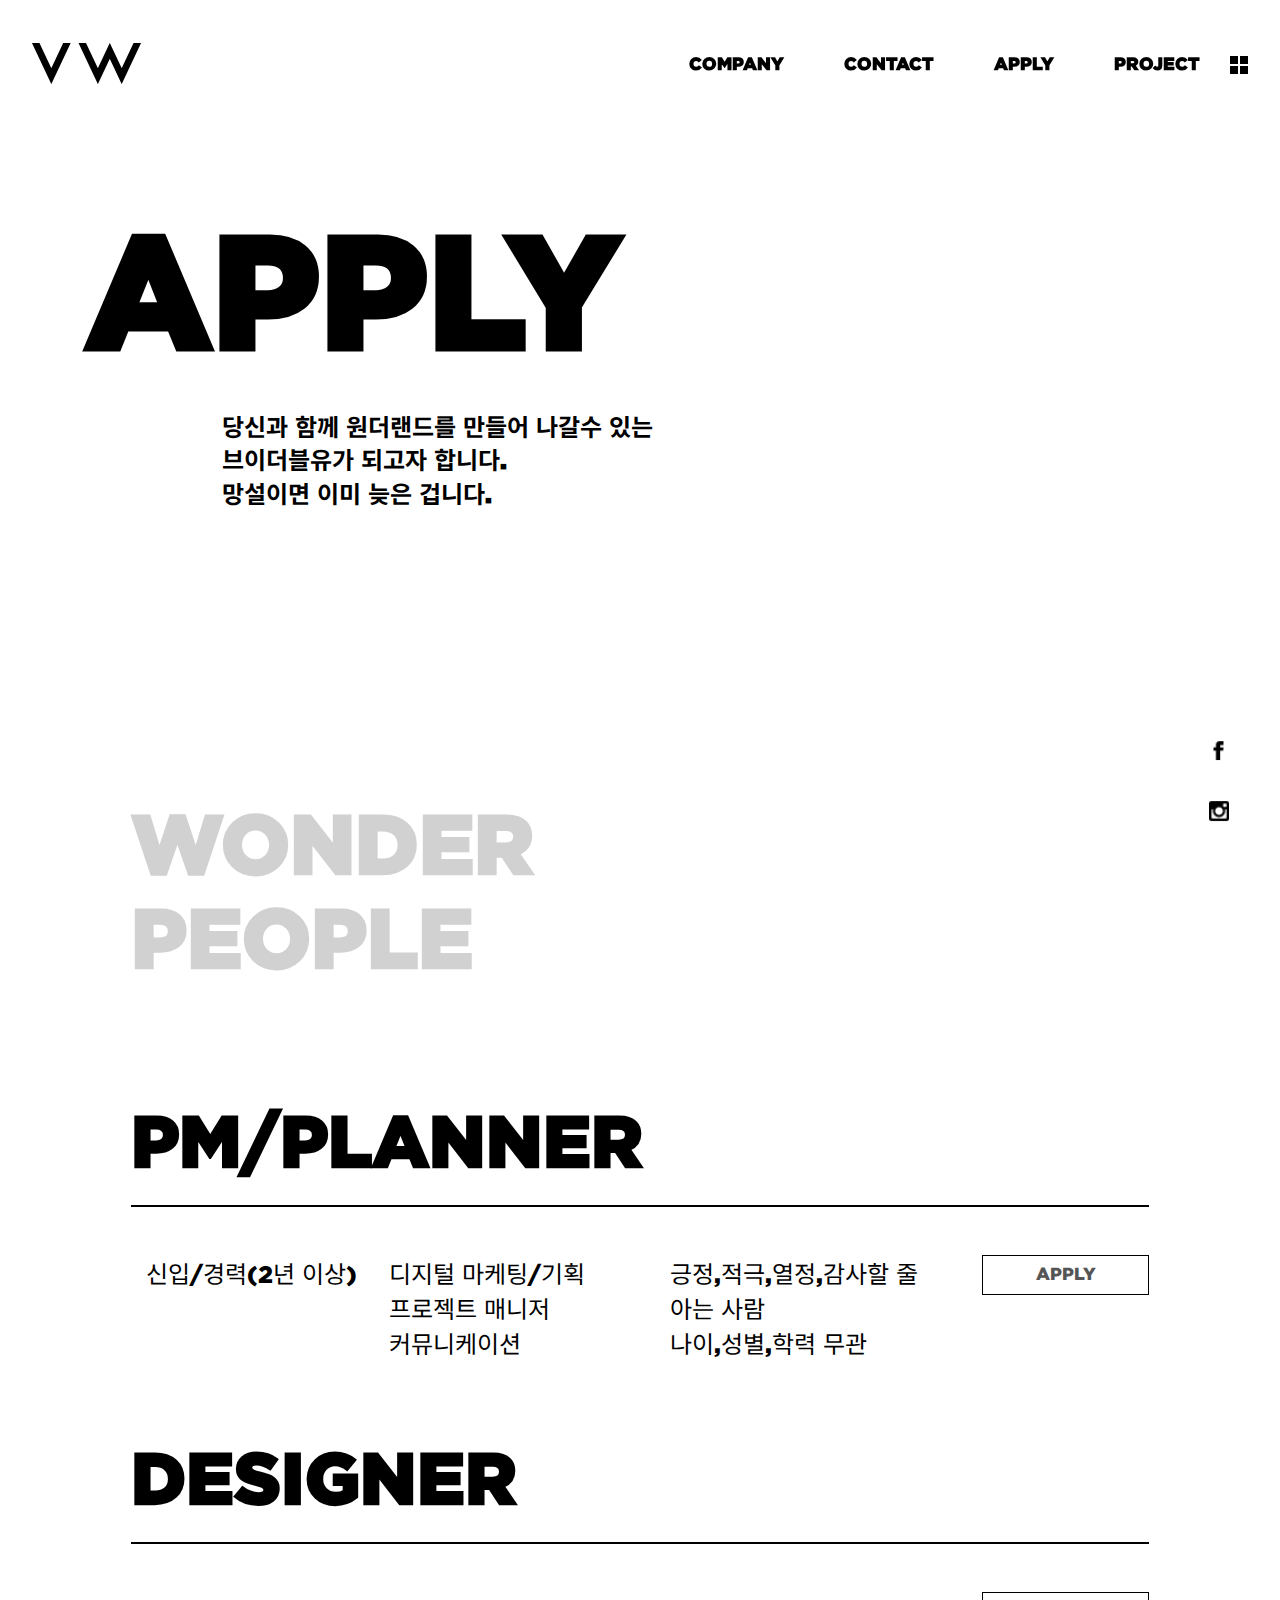
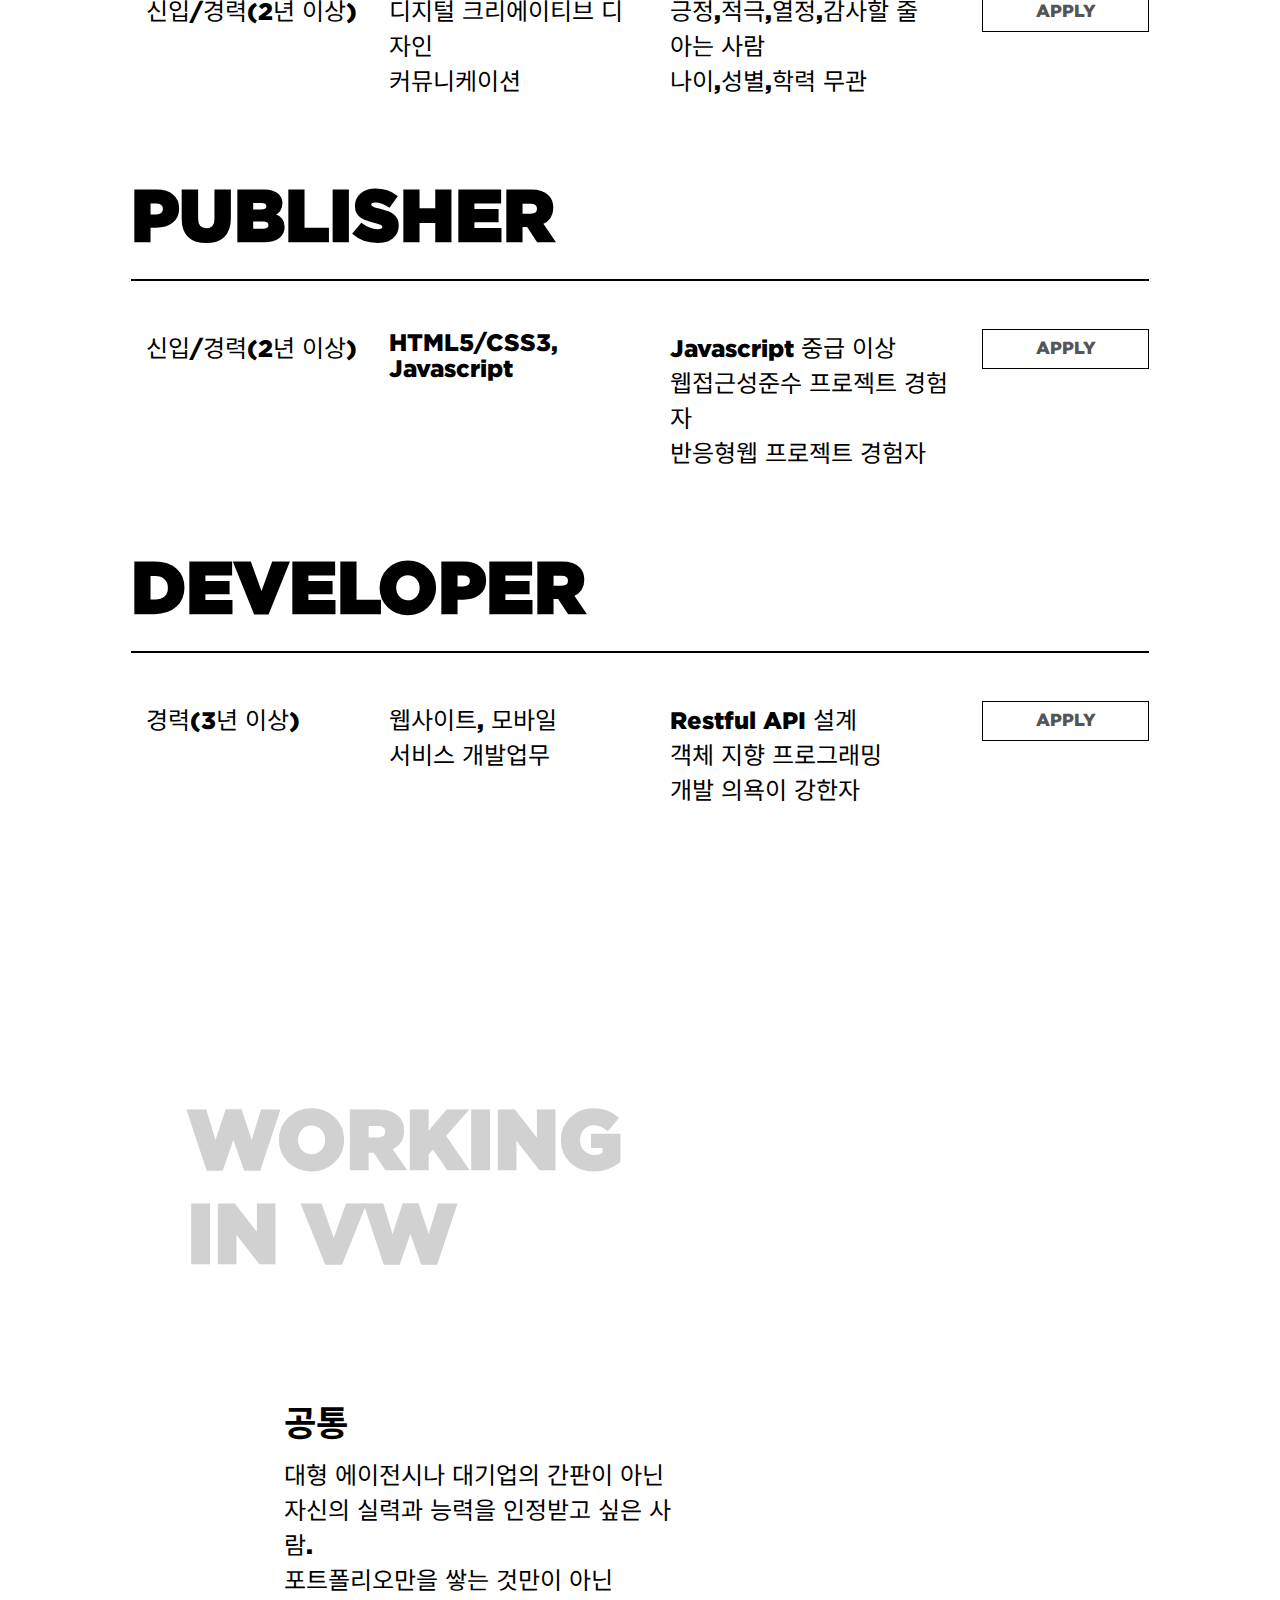
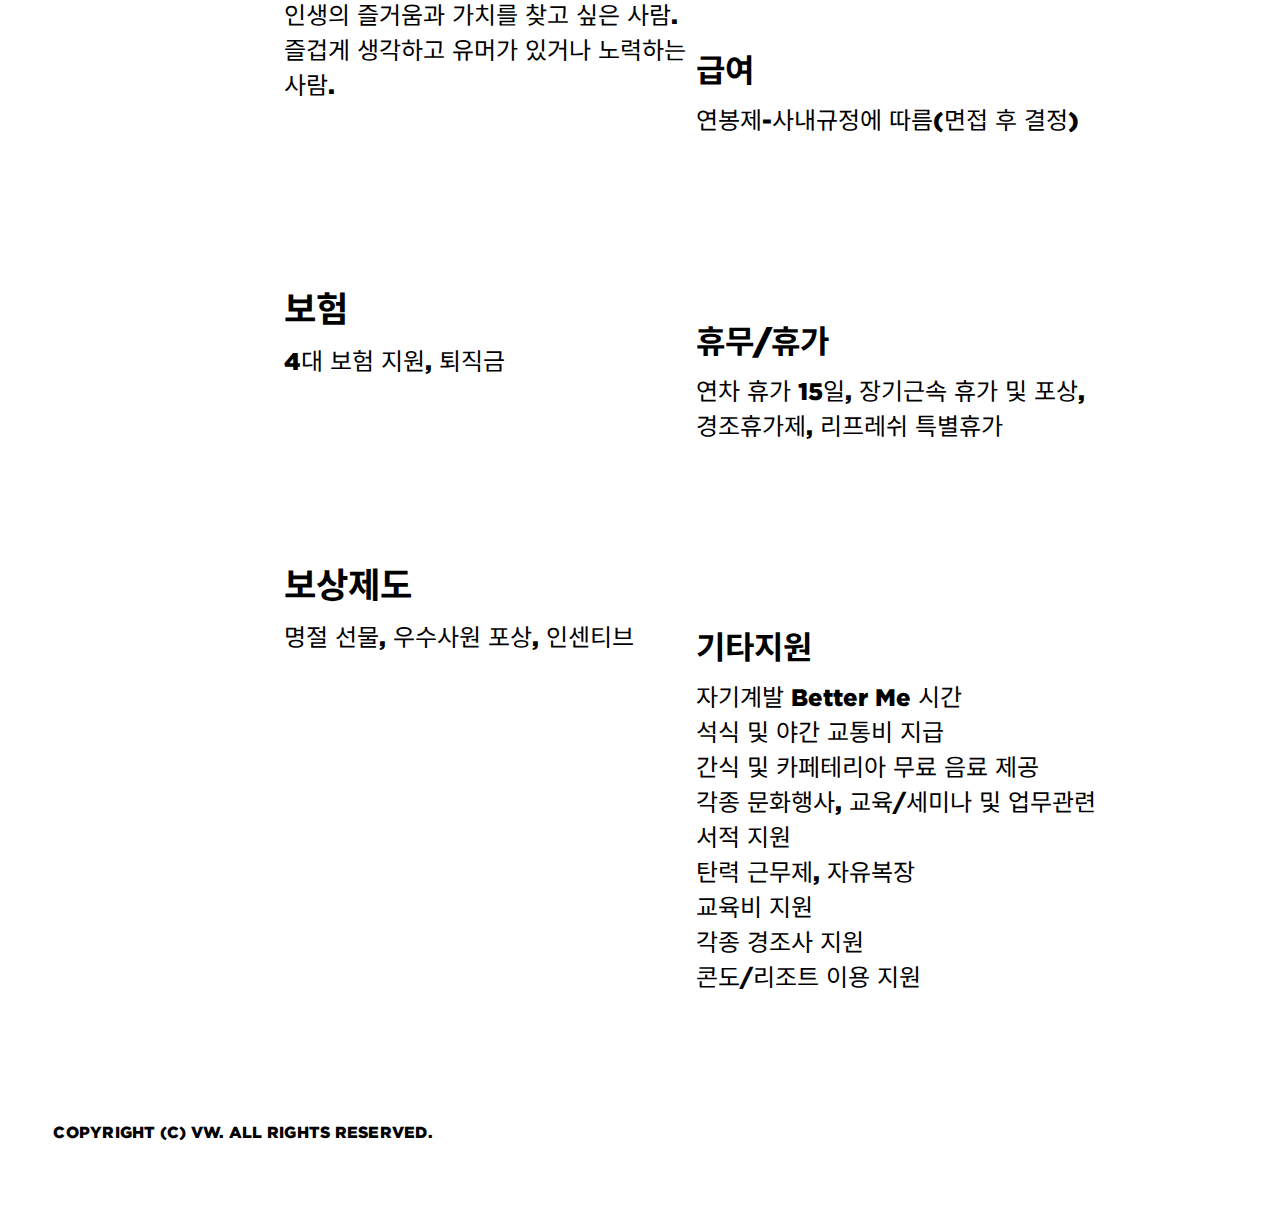
<file: apply.html>
<!DOCTYPE html>
<html lang="en">
<head>
    <meta charset="UTF-8">
    <meta http-equiv="X-UA-Compatible" content="IE=edge">
    <meta name="viewport" content="width=device-width, initial-scale=1.0">
    <title>브이더블유</title>
    <link href="css/apply.css" rel="stylesheet">
    <link rel="stylesheet" href="https://cdnjs.cloudflare.com/ajax/libs/animate.css/4.1.1/animate.min.css"/>
    <script src="https://ajax.googleapis.com/ajax/libs/jquery/3.5.1/jquery.min.js"></script>
    <script src="js/common.js"></script>
</head>
<body>
    <header class="header"></header>

    <main>
        <aside>
            <ul class="sns">
                <li><a href="#"><img src="imgs/header/util_facebook.png" alt=""></a></li>
                <li><a href="#"><img src="imgs/header/util_instagram.png" alt=""></a></li>
            </ul>
        </aside>
        
        <div class="main_01">
            <h2 class="animate__animated animate__fadeIn">APPLY</h2>
            <p class="animate__animated animate__fadeInUp">
                당신과 함께 원더랜드를 만들어 나갈수 있는
                브이더블유가 되고자 합니다.
                망설이면 이미 늦은 겁니다.
            </p>
        </div>

        <div class="main_02">
            <h4 class="title_w animate__animated animate__fadeInUp">WONDER<br>PEOPLE</h4>
            <div class="section">
                <h5>PM/PLANNER</h5>
                <div class="table">
                    <p>신입/경력(2년 이상)</p>
                    <p>
                        디지털 마케팅/기획<br>
                        프로젝트 매니저<br>
                        커뮤니케이션
                    </p>
                    <p>
                        긍정,적극,열정,감사할 줄<br>
                        아는 사람<br>
                        나이,성별,학력 무관
                    </p>
                    <p>
                        <a href="">APPLY</a>
                    </p>
                </div>
            </div>
            <div class="section">
                <h5>DESIGNER</h5>
                <div class="table">
                    <p>신입/경력(2년 이상)</p>
                    <p>
                        디지털 크리에이티브 디자인<br>
                        커뮤니케이션
                    </p>
                    <p>
                        긍정,적극,열정,감사할 줄<br>
                        아는 사람<br>
                        나이,성별,학력 무관
                    </p>
                    <p>
                        <a href="">APPLY</a>
                    </p>
                </div>
            </div>
            <div class="section">
                <h5>PUBLISHER</h5>
                <div class="table">
                    <p>신입/경력(2년 이상)</p>
                    <p>
                        HTML5/CSS3,<br>
                        Javascript
                    </p>
                    <p>
                        Javascript 중급 이상<br>
                        웹접근성준수 프로젝트 경험자<br>
                        반응형웹 프로젝트 경험자
                    </p>
                    <p>
                        <a href="">APPLY</a>
                    </p>
                </div>
            </div>
            <div class="section">
                <h5>DEVELOPER</h5>
                <div class="table">
                    <p>경력(3년 이상)</p>
                    <p>
                        웹사이트, 모바일<br>
                        서비스 개발업무
                    </p>
                    <p>
                        Restful API 설계<br>
                        객체 지향 프로그래밍<br>
                        개발 의욕이 강한자
                    </p>
                    <p>
                        <a href="">APPLY</a>
                    </p>
                </div>
            </div>
        </div>

        <div class="main_03">
            <h4 class="title_w">WORKING<br>IN VW</h4>
            <article class="holder">
                <div class="module_01">
                    <div>
                        <h5>공통</h5>
                        <p>
                            대형 에이전시나 대기업의 간판이 아닌<br>
                            자신의 실력과 능력을 인정받고 싶은 사람.<br>
                            포트폴리오만을 쌓는 것만이 아닌<br>
                            인생의 즐거움과 가치를 찾고 싶은 사람.<br>
                            즐겁게 생각하고 유머가 있거나 노력하는 사람.
                        </p>
                    </div>
                    <div>
                        <h5>보험</h5>
                        <p>4대 보험 지원, 퇴직금</p>
                    </div>
                    <div>
                        <h5>보상제도</h5>
                        <p>명절 선물, 우수사원 포상, 인센티브</p>
                    </div>
                </div>
                <div class="module_02">
                    <div>
                        <h5>급여</h5>
                        <p>연봉제-사내규정에 따름(면접 후 결정)</p>
                    </div>
                    <div>
                        <h5>휴무/휴가</h5>
                        <p>
                            연차 휴가 15일, 장기근속 휴가 및 포상,<br>
                            경조휴가제, 리프레쉬 특별휴가
                        </p>
                    </div>
                    <div>
                        <h5>기타지원</h5>
                        <p>
                            자기계발 Better Me 시간<br>
                            석식 및 야간 교통비 지급<br>
                            간식 및 카페테리아 무료 음료 제공<br>
                            각종 문화행사, 교육/세미나 및 업무관련서적 지원<br>
                            탄력 근무제, 자유복장<br>
                            교육비 지원<br>
                            각종 경조사 지원<br>
                            콘도/리조트 이용 지원    
                        </p>
                    </div>
                </div>
            </article>
        </div>
    </main>

    <footer>
        <p>COPYRIGHT (C) VW. ALL RIGHTS RESERVED.</p>
    </footer>

</body>
</html>
</file>
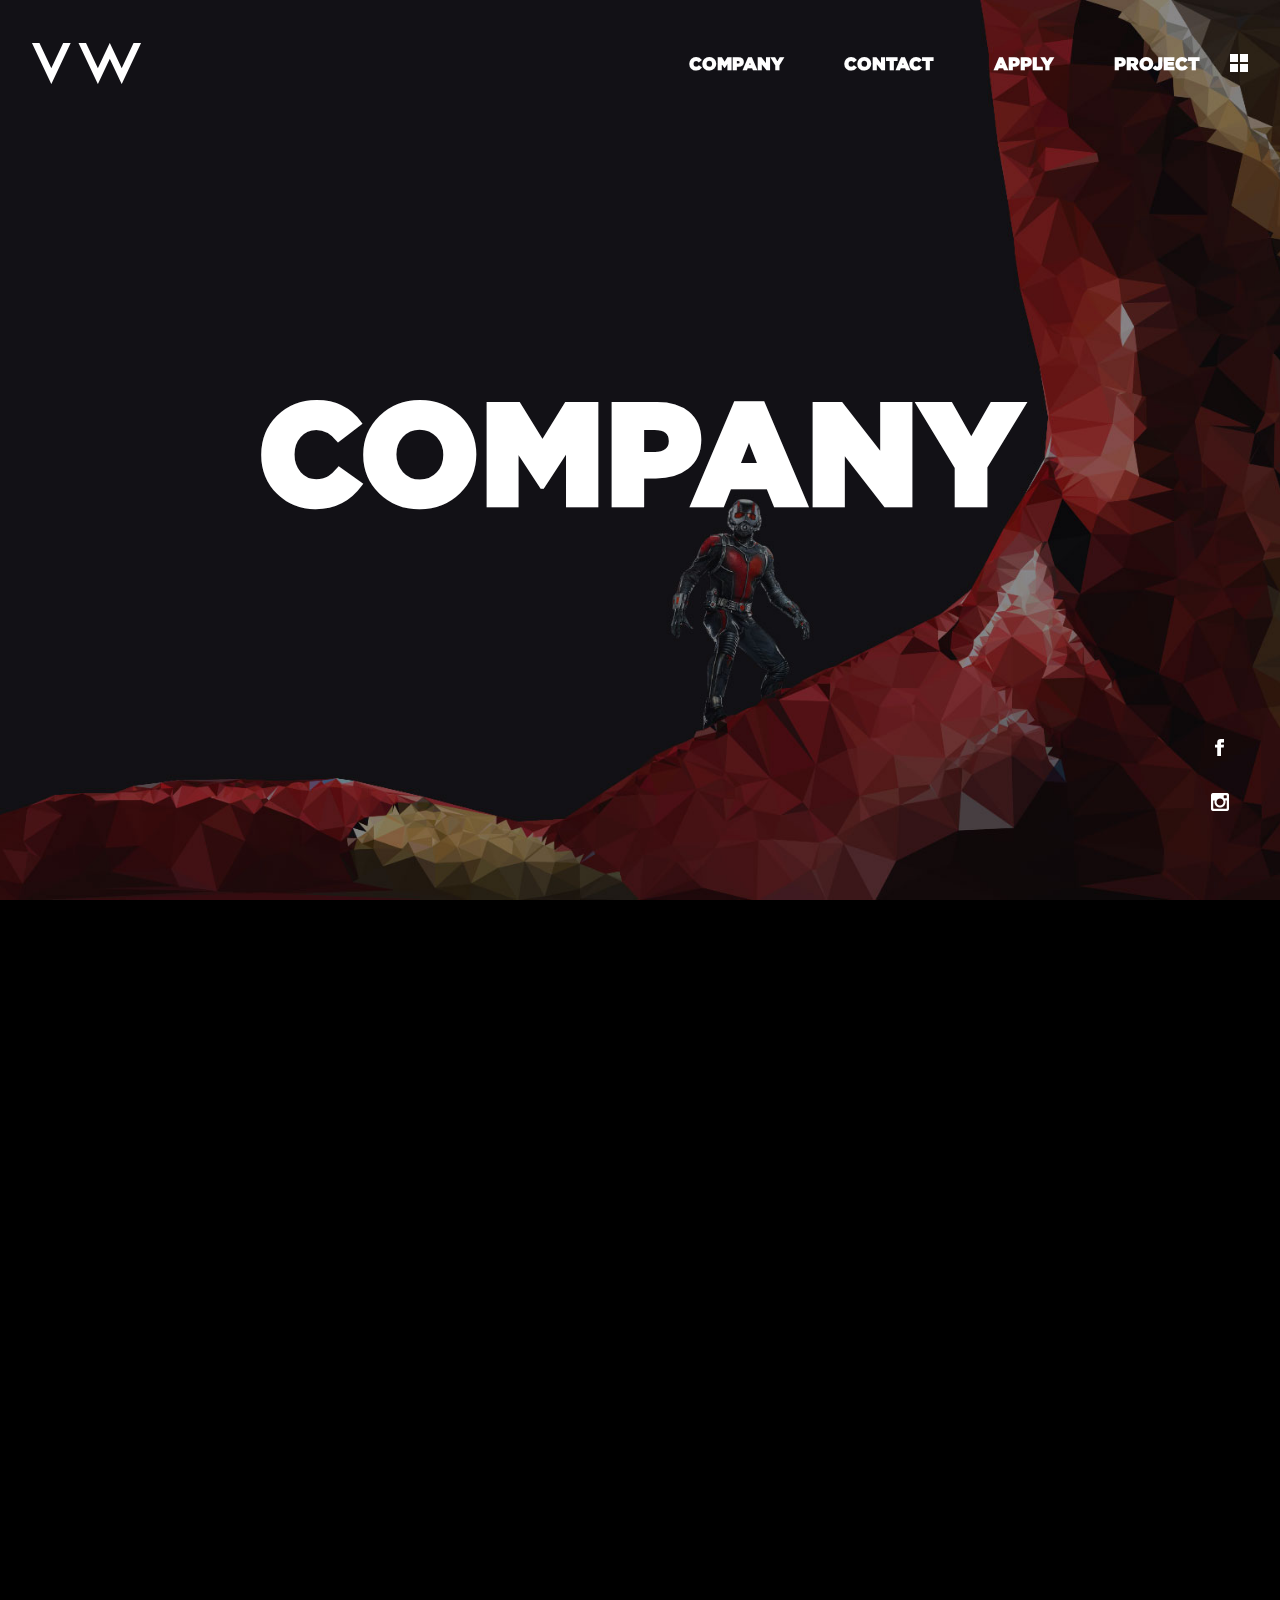
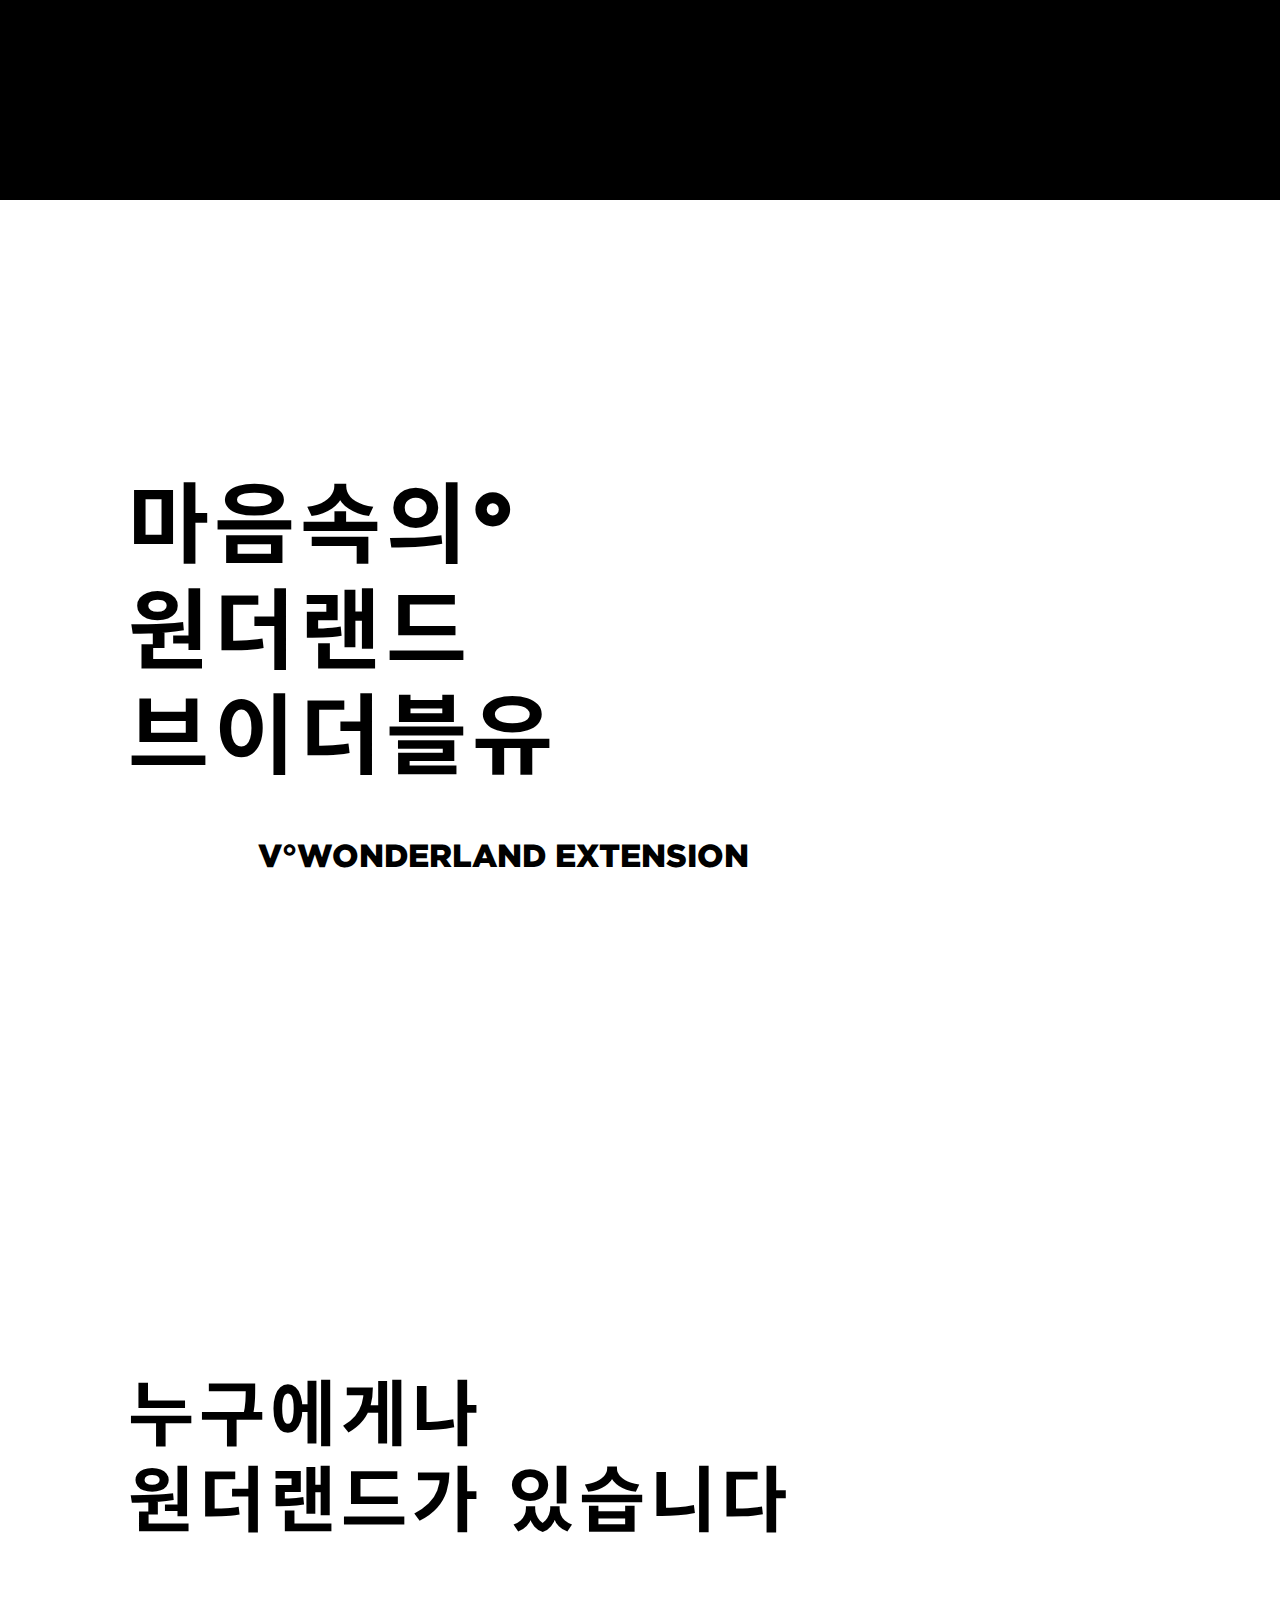
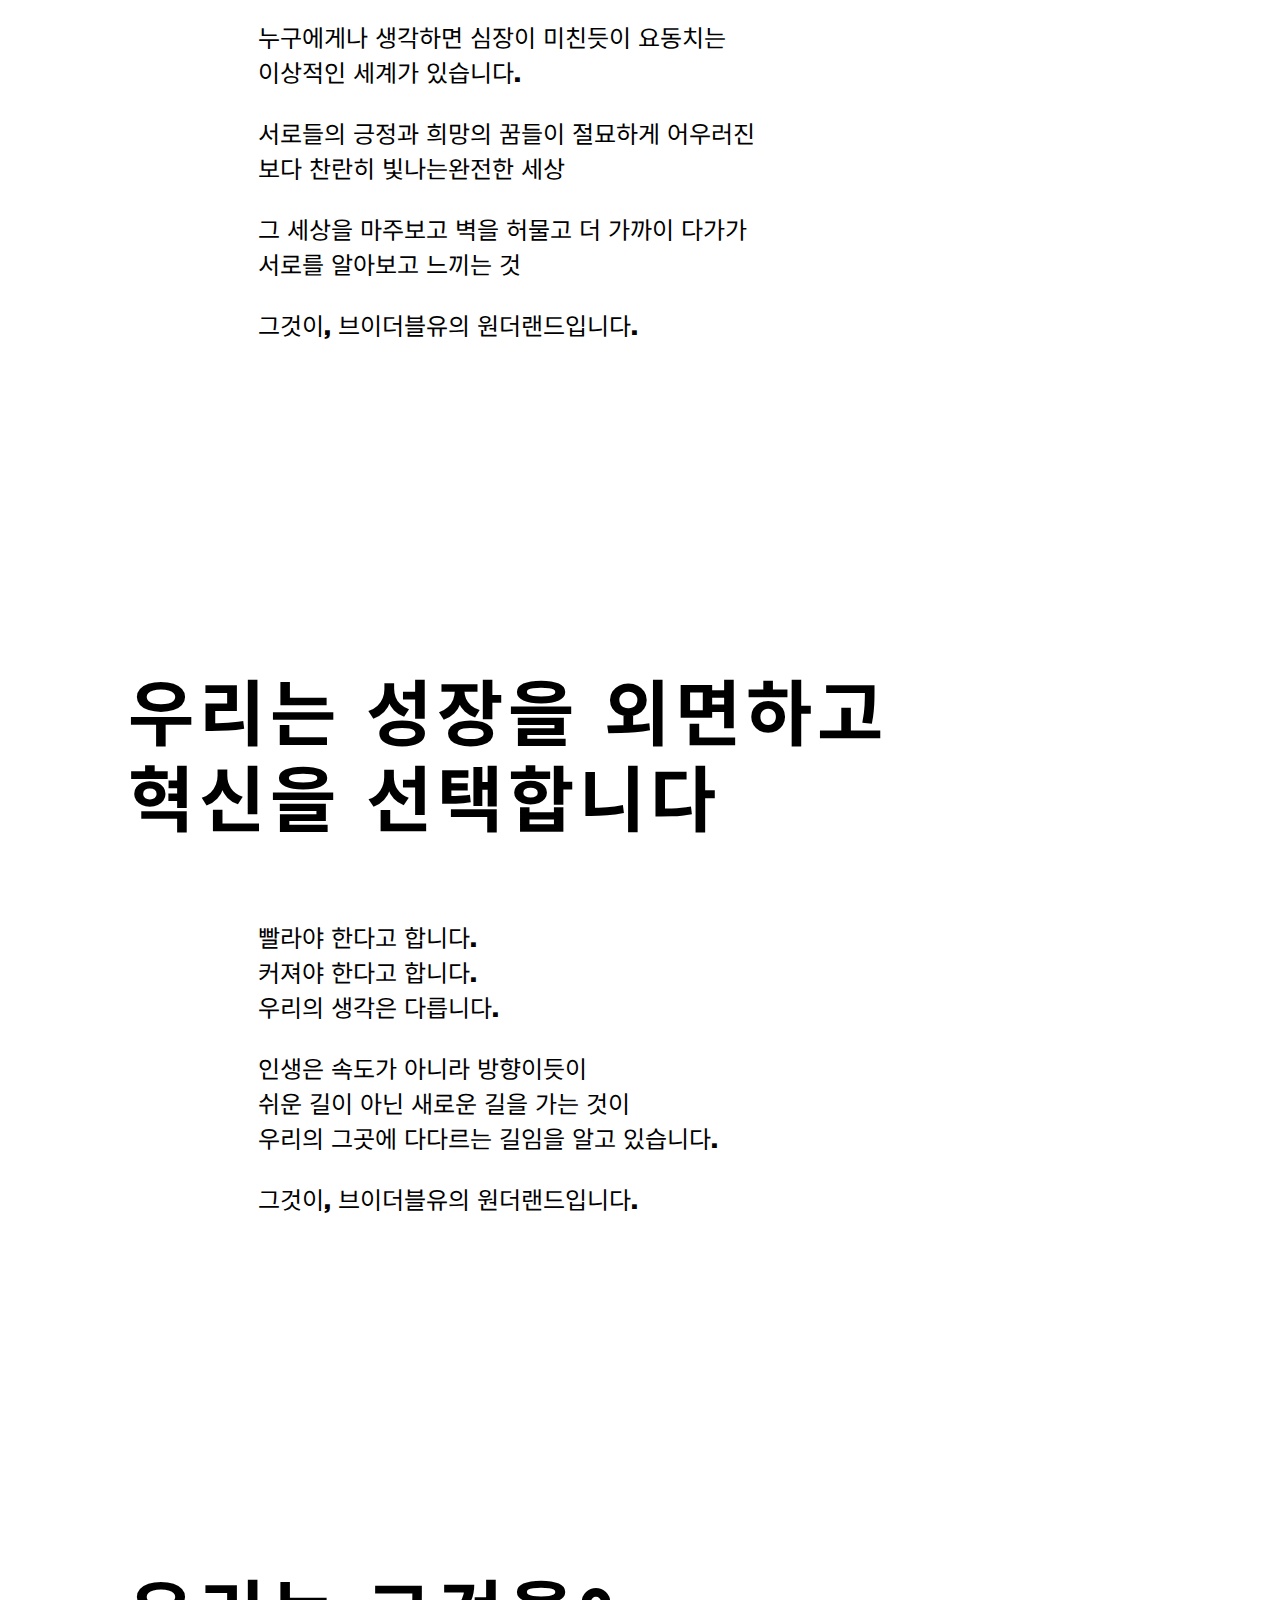
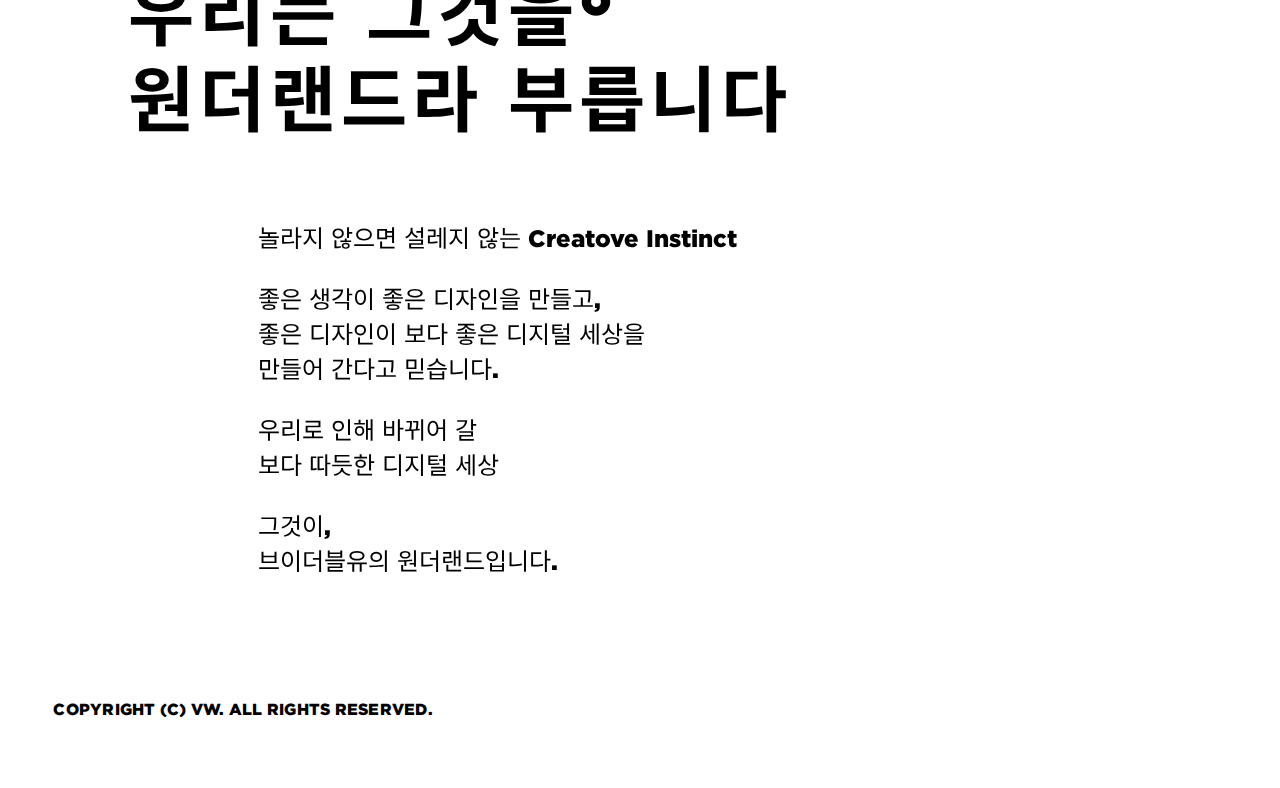
<file: company.html>
<!DOCTYPE html>
<html lang="en">
<head>
    <meta charset="UTF-8">
    <meta http-equiv="X-UA-Compatible" content="IE=edge">
    <meta name="viewport" content="width=device-width, initial-scale=1.0">
    <title>브이더블유</title>
    <link href="css/company.css" rel="stylesheet">
    <script src="https://ajax.googleapis.com/ajax/libs/jquery/3.5.1/jquery.min.js"></script>
    <script src="js/company.js"></script>
</head>
<body>
    <header class="header_02"></header>
    
    <main>
        <aside>
            <ul class="sns">
                <li><a href="#"><img src="imgs/header/util_facebook_w.png" alt="" class="snsF"></a></li>
                <li><a href="#"><img src="imgs/header/util_instagram_w.png" alt="" class="snsI"></a></li>
            </ul>
        </aside>
        
        <div class="main_01">
            <img src="imgs/company/title.jpg" alt="">
            <h2>COMPANY</h2>
        </div>

        <div class="main_02">
            <span>VISION</span>
        </div>

        <div class="main_03">
            <div class="txt">
                <p>
                    마음속의°<br>
                    원더랜드<br>
                    브이더블유
                </p>
                <p>V°WONDERLAND EXTENSION</p>
            </div>
        </div>

        <div class="main_04">
            <div class="txt">
                <p>
                    누구에게나<br>
                    원더랜드가 있습니다
                </p>
                <p>
                    누구에게나 생각하면 심장이 미친듯이 요동치는
                    이상적인 세계가 있습니다.

                    서로들의 긍정과 희망의 꿈들이 절묘하게 어우러진
                    보다 찬란히 빛나는완전한 세상

                    그 세상을 마주보고 벽을 허물고 더 가까이 다가가
                    서로를 알아보고 느끼는 것

                    그것이, 브이더블유의 원더랜드입니다.
                </p>
            </div>
        </div>

        <div class="main_05">
            <div class="txt">
                <p>
                    우리는 성장을 외면하고<br>
                    혁신을 선택합니다
                </p>
                <p>
                    빨라야 한다고 합니다.
                    커져야 한다고 합니다.
                    우리의 생각은 다릅니다.

                    인생은 속도가 아니라 방향이듯이
                    쉬운 길이 아닌 새로운 길을 가는 것이
                    우리의 그곳에 다다르는 길임을 알고 있습니다.

                    그것이, 브이더블유의 원더랜드입니다.
                </p>
            </div>
        </div>

        <div class="main_06">
            <div class="txt">
                <p>
                    우리는 그것을°<br>
                    원더랜드라 부릅니다
                </p>
                <p>
                    놀라지 않으면 설레지 않는 Creatove Instinct
                    
                    좋은 생각이 좋은 디자인을 만들고,
                    좋은 디자인이 보다 좋은 디지털 세상을
                    만들어 간다고 믿습니다.

                    우리로 인해 바뀌어 갈
                    보다 따듯한 디지털 세상

                    그것이,
                    브이더블유의 원더랜드입니다.
                </p>
            </div>
        </div>

        <div class="main_07">
            <div class="img01"><img src="imgs/company/vision_01.png" alt=""></div>
            <div class="img02"><img src="imgs/company/vision_02.png" alt=""></div>
            <div class="img03"><img src="imgs/company/vision_03.png" alt=""></div>
        </div>
    </main>
    
    <footer>
        <p>COPYRIGHT (C) VW. ALL RIGHTS RESERVED.</p>
    </footer>
</body>
</html>
</file>
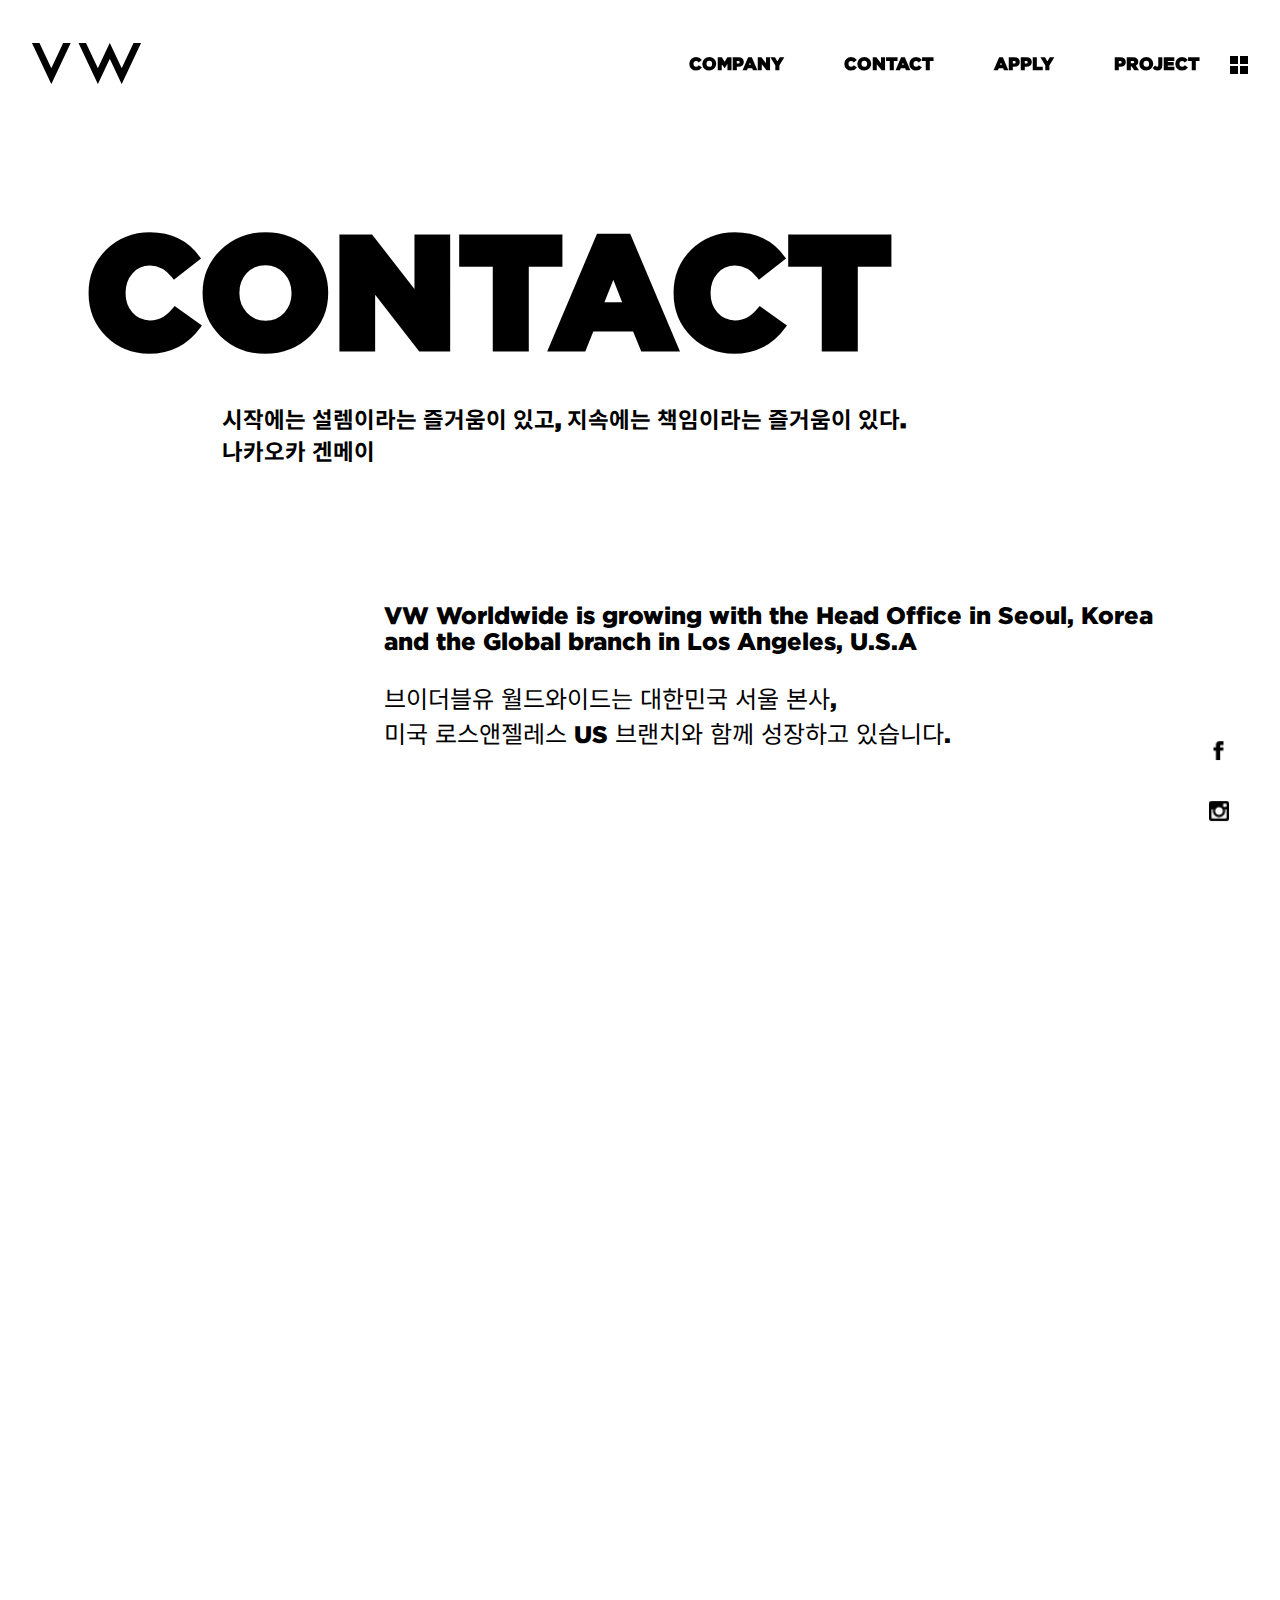
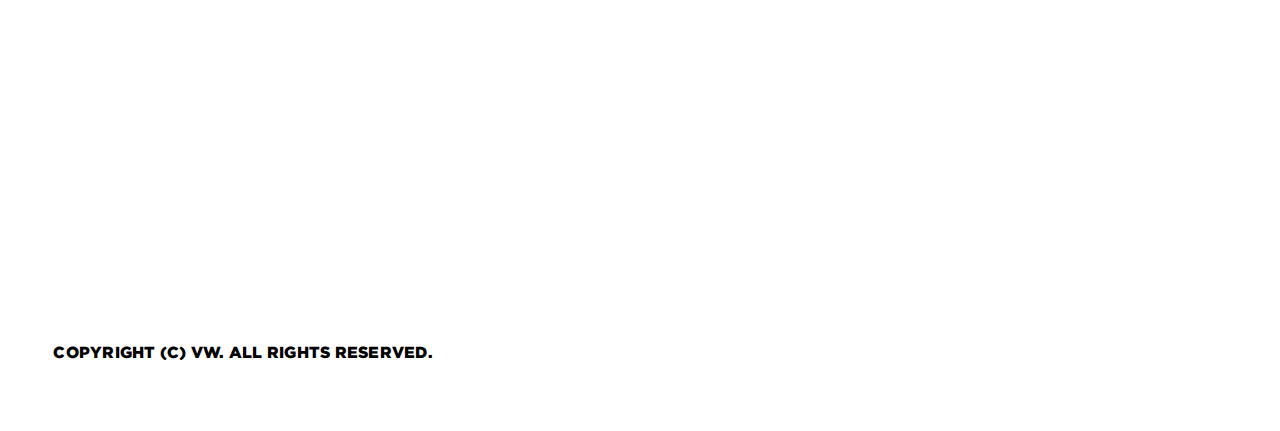
<file: contact.html>
<!DOCTYPE html>
<html lang="en">
<head>
    <meta charset="UTF-8">
    <meta http-equiv="X-UA-Compatible" content="IE=edge">
    <meta name="viewport" content="width=device-width, initial-scale=1.0">
    <title>브이더블유</title>
    <link href="css/contact.css" rel="stylesheet">
    <link rel="stylesheet" href="https://cdnjs.cloudflare.com/ajax/libs/animate.css/4.1.1/animate.min.css"/>
    <script src="https://ajax.googleapis.com/ajax/libs/jquery/3.5.1/jquery.min.js"></script>
    <script src="js/common.js"></script>
</head>
<body>
    <header class="header"></header>

    <main>
        <aside>
            <ul class="sns">
                <li><a href="#"><img src="imgs/header/util_facebook.png" alt=""></a></li>
                <li><a href="#"><img src="imgs/header/util_instagram.png" alt=""></a></li>
            </ul>
        </aside>
        
        <div class="main_01">
            <h2 class="animate__animated animate__fadeIn">CONTACT</h2>
            <p class="animate__animated animate__fadeInLeft">
                시작에는 설렘이라는 즐거움이 있고, 지속에는 책임이라는 즐거움이 있다.
                나카오카 겐메이
            </p>
            <p class="animate__animated animate__fadeInRight">
                VW Worldwide is growing with the Head Office in Seoul, Korea
                and the Global branch in Los Angeles, U.S.A

                브이더블유 월드와이드는 대한민국 서울 본사,
                미국 로스앤젤레스 US 브랜치와 함께 성장하고 있습니다.
            </p>
        </div>
        <div class="main_02">
            <div class="inner_02">
                <div class="animate__animated" data-effect="animate__fadeInBottomLeft">
                    <h4>SEOUL</h4>
                    <p>
                        서울시 마포구 양화로7안길 12 3층 / 서교동 391-6 3층
                        3F,12, Yanghwa-ro 7an-gil, Mapo-gu,
                        Seoul, Republic of Korea
                    </p>
                    <p>+ 82. 2. 307. 3264</p>
                    <p>vw@v-w.co.kr</p>
                    <a href="#">SEND</a> <a href="#">MAP<img src="imgs/contact/map_icon.png" alt=""></a>
                </div>
                <div class="animate__animated" data-effect="animate__fadeInBottomRight">
                    <h4>LOS ANGELES</h4>
                    <p>
                        4801 Wilshire Blvd, Los Angeles, CA 90010
                    </p>
                    <p>+ 1. 415. 670. 0346</p>
                    <p>vw-usa@v-w.co.kr</p>
                    <a href="#">SEND</a>
                </div>
            </div>
        </div>
        <div class="main_03">
            <img src="imgs/contact/company_map.jpg" alt="" class="animate__animated">
        </div>
    </main>

    <footer>
        <p>COPYRIGHT (C) VW. ALL RIGHTS RESERVED.</p>
    </footer>
</body>
</html>
</file>
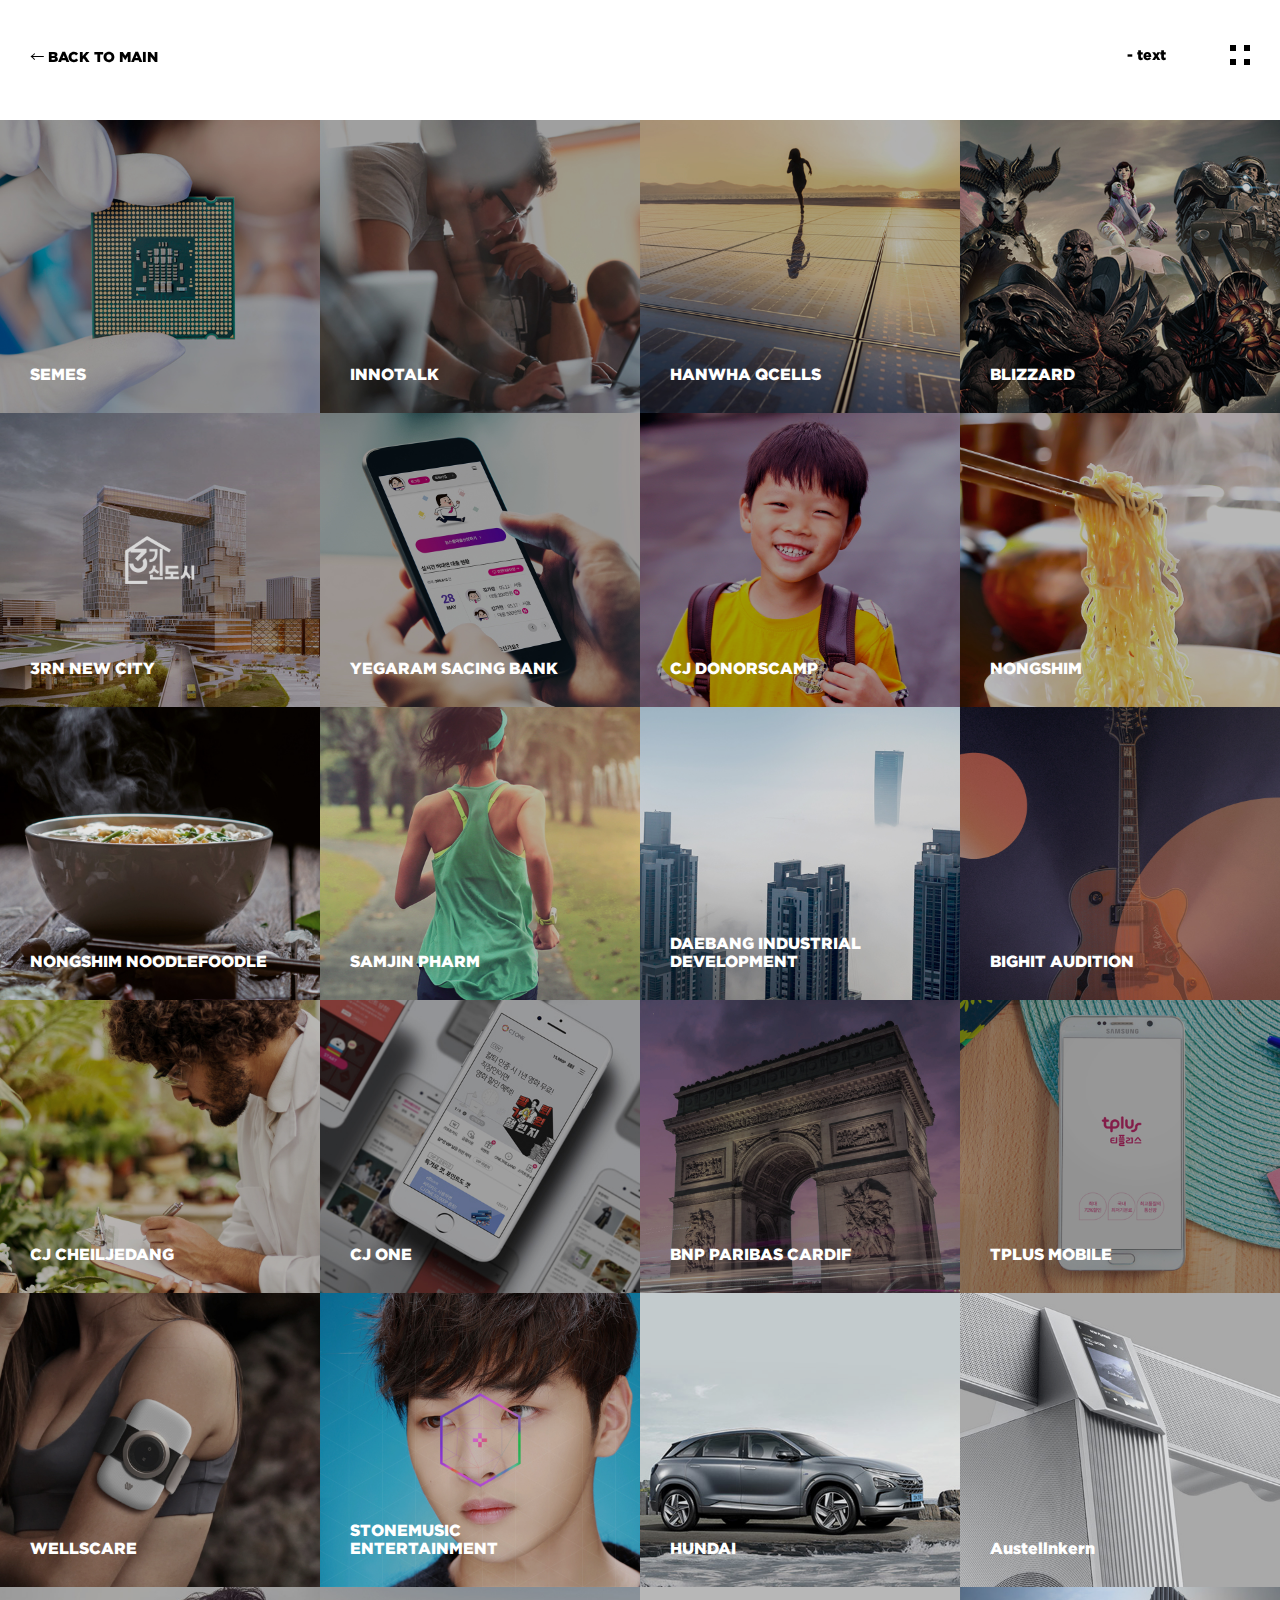
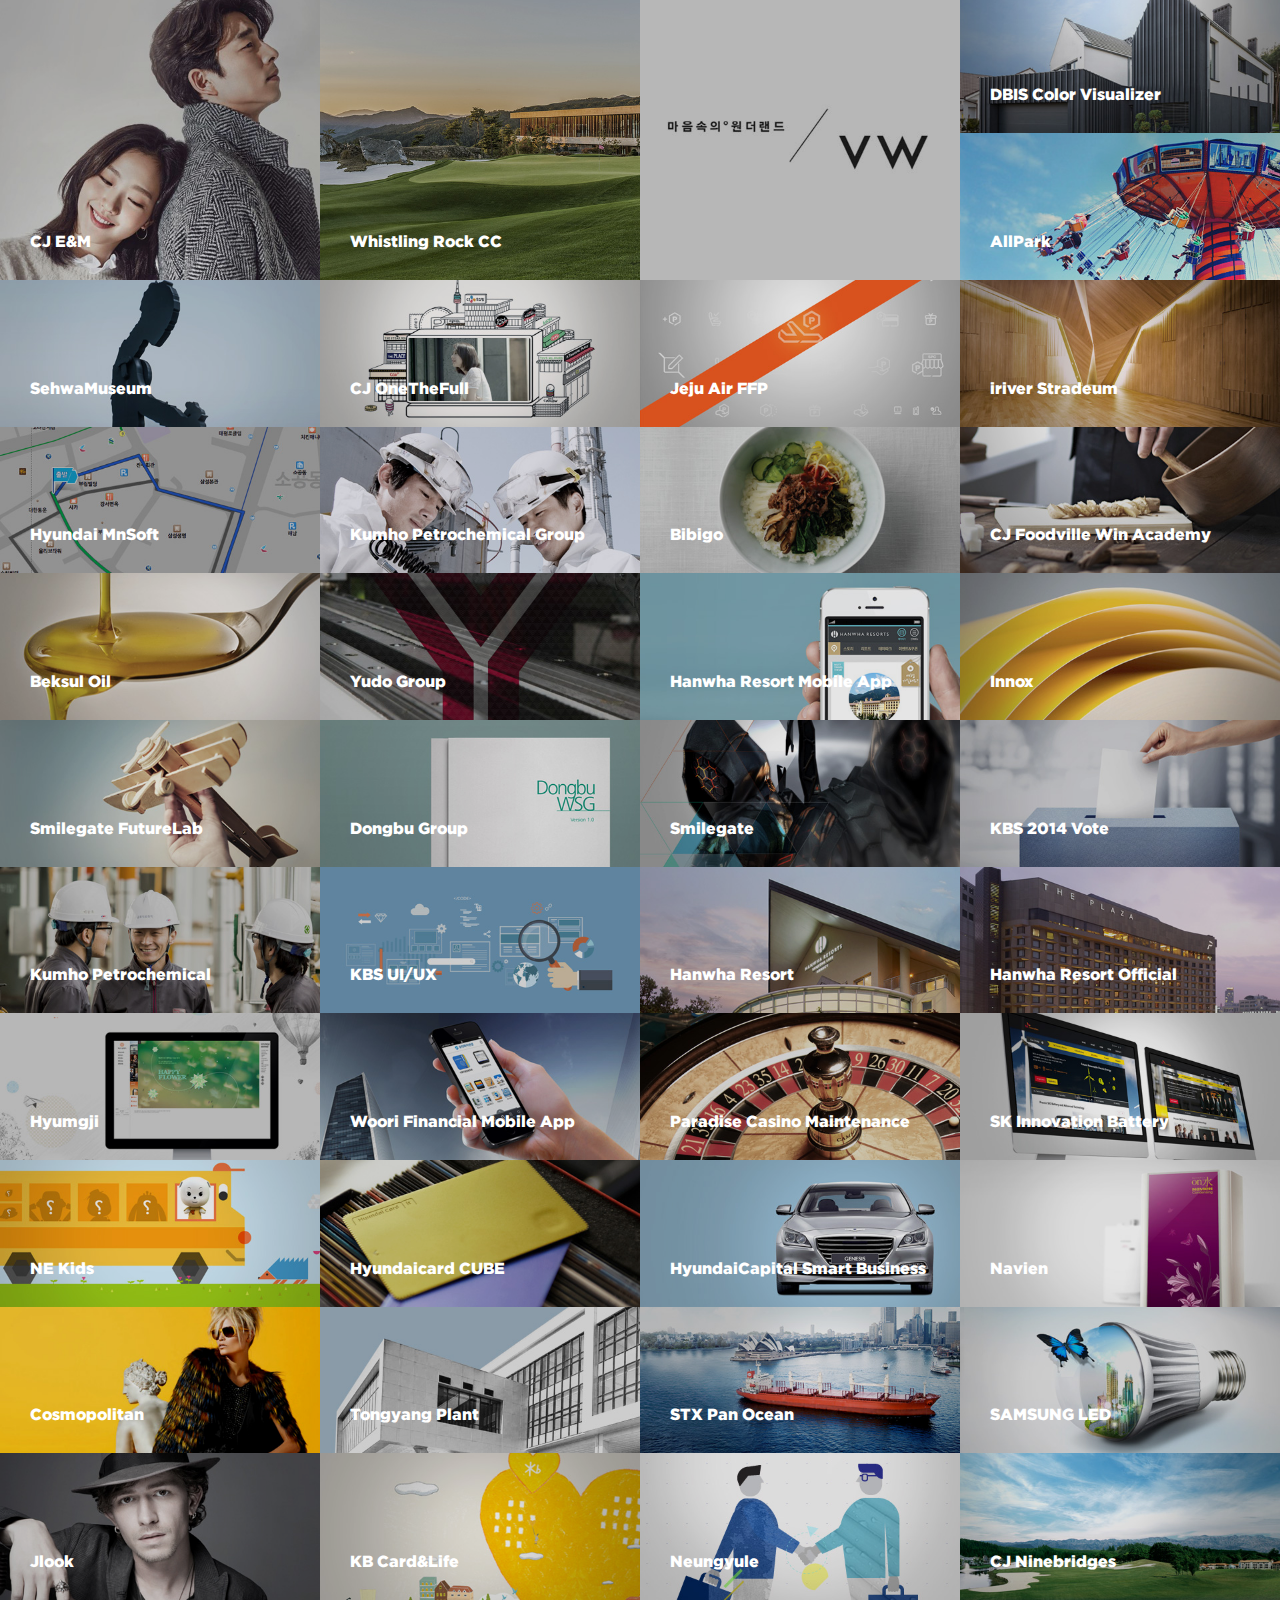
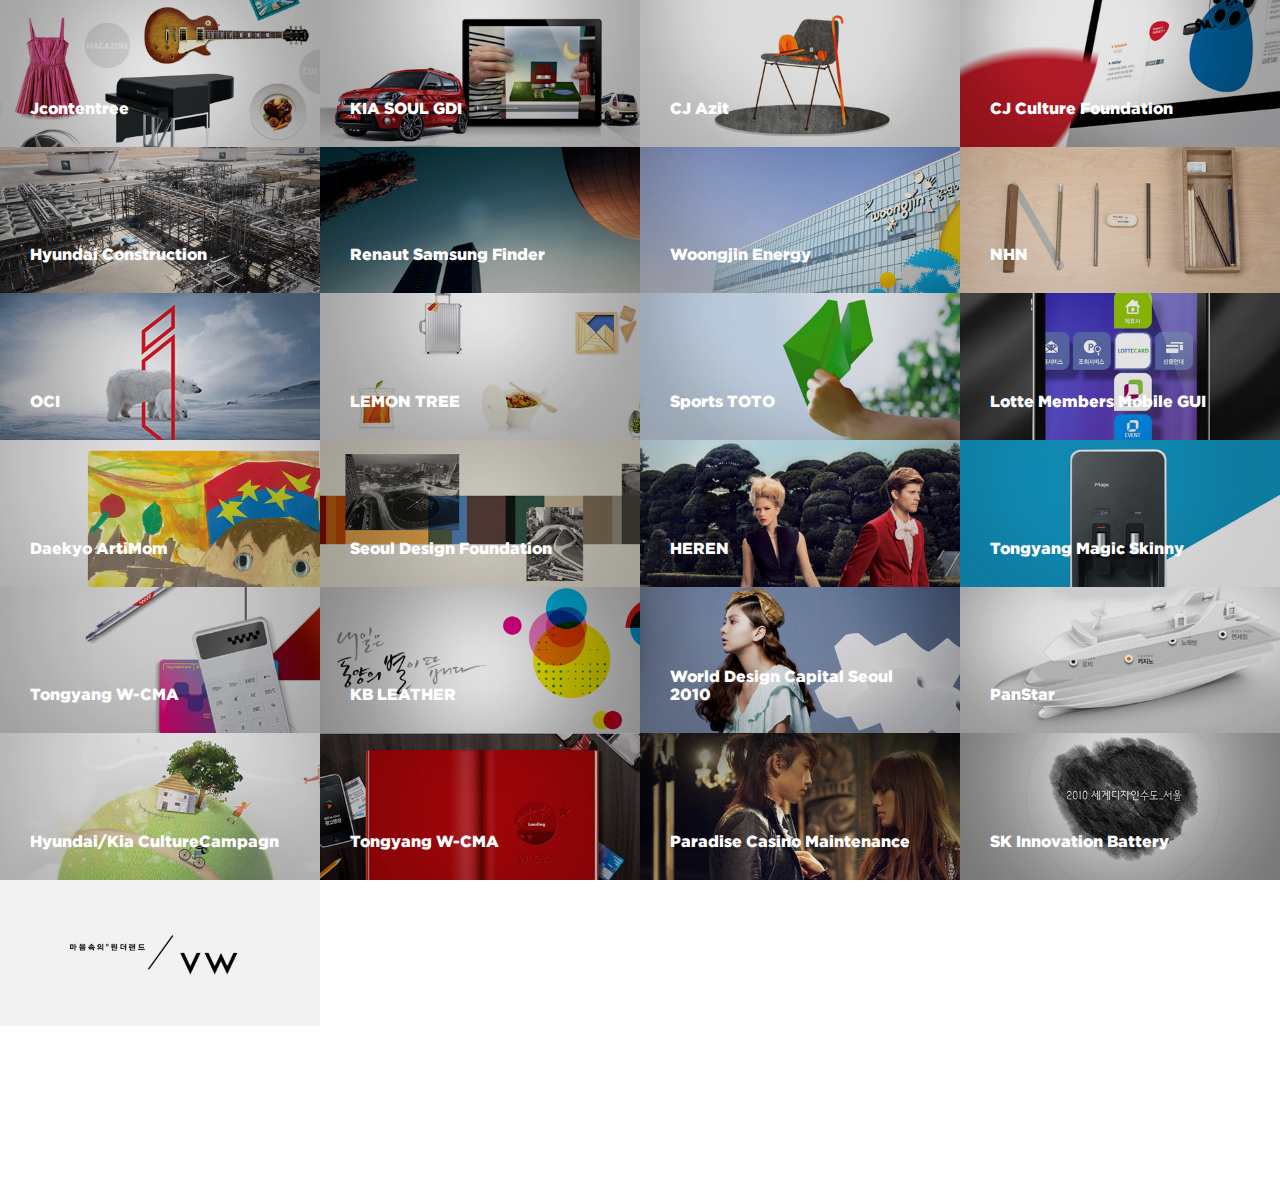
<file: project.html>
<!DOCTYPE html>
<html lang="en">
<head>
    <meta charset="UTF-8">
    <meta http-equiv="X-UA-Compatible" content="IE=edge">
    <meta name="viewport" content="width=device-width, initial-scale=1.0">
    <title>브이더블유</title>
    <link href="css/project.css" rel="stylesheet">
</head>
<body>
    <header>
        <div class="nav_left">
            <a href="index.html">← BACK TO MAIN</a>
        </div>
        <div class="nav_right">
            <nav>
                <a href="#">- text</a>
                <a href="#"><img src="imgs/project/icon_close_white.png" alt=""></a>
            </nav>
        </div>
    </header>
    <article class="inner">
        <div class="item">
            <a href="#">
                <img src="imgs/project/semes.jpg" alt="">
                <span>SEMES</span>
                <p class="ong">
                    <span>ONGOING</span>
                    Renewal
                </p>
            </a>
        </div>
        <div class="item">
            <a href="#">
                <img src="imgs/project/innotalk.jpg" alt="">
                <span>INNOTALK</span>
                <p class="ong">
                    <span>ONGOING</span>
                    Renewal
                </p>
            </a>
        </div>
        <div class="item">
            <a href="#">
                <img src="imgs/project/hanwha_qcells.jpg" alt="">
                <span>HANWHA QCELLS</span>
                <p class="ong">
                    <span>ONGOING</span>
                    Maintenence
                </p>
            </a>
        </div>
        <div class="item">
            <a href="#">
                <img src="imgs/project/blizzard.jpg" alt="">
                <span>BLIZZARD</span>
                <p class="ong">
                    <span>ONGOING</span>
                    Maintenence
                </p>
            </a>
        </div>
        <div class="item">
            <a href="#">
                <img src="imgs/project/3rd_Newcity.jpg" alt="">
                <span>3RN NEW CITY</span>
            </a>
        </div>
        <div class="item">
            <a href="#">
                <img src="imgs/project/yegaramsavingsbank.jpg" alt="">
                <span>YEGARAM SACING BANK</span>
            </a>
        </div>
        <div class="item">
            <a href="#">
                <img src="imgs/project/cjdonorscamp.jpg" alt="">
                <span>CJ DONORSCAMP</span>
            </a>
        </div>
        <div class="item">
            <a href="#">
                <img src="imgs/project/thumb10.jpg" alt="">
                <span>NONGSHIM</span>
            </a>
        </div>
        <div class="item">
            <a href="#">
                <img src="imgs/project/thumb06.jpg" alt="">
                <span>NONGSHIM NOODLEFOODLE</span>
            </a>
        </div>
        <div class="item">
            <a href="#">
                <img src="imgs/project/thumb09.jpg" alt="">
                <span>SAMJIN PHARM</span>
            </a>
        </div>
        <div class="item">
            <a href="#">
                <img src="imgs/project/thumb03.jpg" alt="">
                <span>
                    DAEBANG INDUSTRIAL<br>
                    DEVELOPMENT
                </span>
            </a>
        </div>
        <div class="item">
            <a href="#">
                <img src="imgs/project/thumb05.jpg" alt="">
                <span>BIGHIT AUDITION</span>
            </a>
        </div>
        <div class="item">
            <a href="#">
                <img src="imgs/project/thumb01.jpg" alt="">
                <span>CJ CHEILJEDANG</span>
            </a>
        </div>
        <div class="item">
            <a href="#">
                <img src="imgs/project/thumb04.jpg" alt="">
                <span>CJ ONE</span>
            </a>
        </div>
        <div class="item">
            <a href="#">
                <img src="imgs/project/bnp.jpg" alt="">
                <span>BNP PARIBAS CARDIF</span>
            </a>
        </div>
        <div class="item">
            <a href="#">
                <img src="imgs/project/tplusmobile.jpg" alt="">
                <span>TPLUS MOBILE</span>
            </a>
        </div>
        <div class="item">
            <a href="#">
                <img src="imgs/project/wellscare.jpg" alt="">
                <span>WELLSCARE</span>
            </a>
        </div>
        <div class="item">
            <a href="#">
                <img src="imgs/project/thumb07.jpg" alt="">
                <span>STONEMUSIC ENTERTAINMENT</span>
            </a>
        </div>
        <div class="item">
            <a href="#">
                <img src="imgs/project/pic_02.jpg" alt="">
                <span>HUNDAI</span>
            </a>
        </div>
        <div class="item">
            <a href="#">
                <img src="imgs/project/pic_01.jpg" alt="">
                <span>Austellnkern</span>
            </a>
        </div>
        <div class="item">
            <a href="#">
                <img src="imgs/project/pic_03.jpg" alt="">
                <span>CJ E&M</span>
            </a>
        </div>
        <div class="item">
            <a href="#">
                <img src="imgs/project/pic_04.jpg" alt="">
                <span>Whistling Rock CC</span>
            </a>
        </div>
        <div class="item">
            <a href="#">
                <img src="imgs/project/pic_09.jpg" alt="">
                <span></span>
            </a>
        </div>
        <div class="item">
            <a href="#">
                <img src="imgs/project/pic_07.jpg" alt="">
                <span>DBIS Color Visualizer</span>
            </a>
            <a href="#">
                <img src="imgs/project/pic_08.jpg" alt="">
                <span>AllPark</span>
            </a>
        </div>
        <div class="item">
            <a href="#">
                <img src="imgs/project/pic_10.jpg" alt="">
                <span>SehwaMuseum</span>
            </a>
        </div>
        <div class="item">
            <a href="#">
                <img src="imgs/project/pic_12.jpg" alt="">
                <span>CJ OneTheFull</span>
            </a>
        </div>
        <div class="item">
            <a href="#">
                <img src="imgs/project/pic_13.jpg" alt="">
                <span>Jeju Air FFP</span>
            </a>
        </div>
        <div class="item">
            <a href="#">
                <img src="imgs/project/pic_14.jpg" alt="">
                <span>iriver Stradeum</span>
            </a>
        </div>
        <div class="item">
            <a href="#">
                <img src="imgs/project/pic_15.jpg" alt="">
                <span>Hyundai MnSoft</span>
            </a>
        </div>
        <div class="item">
            <a href="#">
                <img src="imgs/project/pic_16.jpg" alt="">
                <span>Kumho Petrochemical Group</span>
            </a>
        </div>
        <div class="item">
            <a href="#">
                <img src="imgs/project/pic_17.jpg" alt="">
                <span>Bibigo</span>
            </a>
        </div>
        <div class="item">
            <a href="#">
                <img src="imgs/project/pic_18.jpg" alt="">
                <span>CJ Foodville Win Academy</span>
            </a>
        </div>
        <div class="item">
            <a href="#">
                <img src="imgs/project/pic_19.jpg" alt="">
                <span>Beksul Oil</span>
            </a>
        </div>
        <div class="item">
            <a href="#">
                <img src="imgs/project/pic_20.jpg" alt="">
                <span>Yudo Group</span>
            </a>
        </div>
        <div class="item">
            <a href="#">
                <img src="imgs/project/pic_21.jpg" alt="">
                <span>Hanwha Resort Mobile App</span>
            </a>
        </div>
        <div class="item">
            <a href="#">
                <img src="imgs/project/pic_22.jpg" alt="">
                <span>Innox</span>
            </a>
        </div>
        <div class="item">
            <a href="#">
                <img src="imgs/project/pic_23.jpg" alt="">
                <span>Smilegate FutureLab</span>
            </a>
        </div>
        <div class="item">
            <a href="#">
                <img src="imgs/project/pic_24.jpg" alt="">
                <span>Dongbu Group</span>
            </a>
        </div>
        <div class="item">
            <a href="#">
                <img src="imgs/project/pic_25.jpg" alt="">
                <span>Smilegate</span>
            </a>
        </div>
        <div class="item">
            <a href="#">
                <img src="imgs/project/pic_26.jpg" alt="">
                <span>KBS 2014 Vote</span>
            </a>
        </div>
        <div class="item">
            <a href="#">
                <img src="imgs/project/pic_27.jpg" alt="">
                <span>Kumho Petrochemical</span>
            </a>
        </div>
        <div class="item">
            <a href="#">
                <img src="imgs/project/pic_28.jpg" alt="">
                <span>KBS UI/UX</span>
            </a>
        </div>
        <div class="item">
            <a href="#">
                <img src="imgs/project/pic_29.jpg" alt="">
                <span>Hanwha Resort</span>
            </a>
        </div>
        <div class="item">
            <a href="#">
                <img src="imgs/project/pic_30.jpg" alt="">
                <span>Hanwha Resort Official</span>
            </a>
        </div>
        <div class="item">
            <a href="#">
                <img src="imgs/project/pic_31.jpg" alt="">
                <span>Hyumgji</span>
            </a>
        </div>
        <div class="item">
            <a href="#">
                <img src="imgs/project/pic_32.jpg" alt="">
                <span>Woori Financial Mobile App</span>
            </a>
        </div>
        <div class="item">
            <a href="#">
                <img src="imgs/project/pic_33.jpg" alt="">
                <span>Paradise Casino Maintenance</span>
            </a>
        </div>
        <div class="item">
            <a href="#">
                <img src="imgs/project/pic_34.jpg" alt="">
                <span>SK Innovation Battery</span>
            </a>
        </div>
        <div class="item">
            <a href="#">
                <img src="imgs/project/pic_35.jpg" alt="">
                <span>NE Kids</span>
            </a>
        </div>
        <div class="item">
            <a href="#">
                <img src="imgs/project/pic_36.jpg" alt="">
                <span>Hyundaicard CUBE</span>
            </a>
        </div>
        <div class="item">
            <a href="#">
                <img src="imgs/project/pic_37.jpg" alt="">
                <span>HyundaiCapital Smart Business</span>
            </a>
        </div>
        <div class="item">
            <a href="#">
                <img src="imgs/project/pic_38.jpg" alt="">
                <span>Navien</span>
            </a>
        </div>
        <div class="item">
            <a href="#">
                <img src="imgs/project/pic_39.jpg" alt="">
                <span>Cosmopolitan</span>
            </a>
        </div>
        <div class="item">
            <a href="#">
                <img src="imgs/project/pic_40.jpg" alt="">
                <span>Tongyang Plant</span>
            </a>
        </div>
        <div class="item">
            <a href="#">
                <img src="imgs/project/pic_41.jpg" alt="">
                <span>STX Pan Ocean</span>
            </a>
        </div>
        <div class="item">
            <a href="#">
                <img src="imgs/project/pic_42.jpg" alt="">
                <span>SAMSUNG LED</span>
            </a>
        </div>
        <div class="item">
            <a href="#">
                <img src="imgs/project/pic_43.jpg" alt="">
                <span>Jlook</span>
            </a>
        </div>
        <div class="item">
            <a href="#">
                <img src="imgs/project/pic_44.jpg" alt="">
                <span>KB Card&Life</span>
            </a>
        </div>
        <div class="item">
            <a href="#">
                <img src="imgs/project/pic_45.jpg" alt="">
                <span>Neungyule</span>
            </a>
        </div>
        <div class="item">
            <a href="#">
                <img src="imgs/project/pic_46.jpg" alt="">
                <span>CJ Ninebridges</span>
            </a>
        </div>
        <div class="item">
            <a href="#">
                <img src="imgs/project/pic_47.jpg" alt="">
                <span>Jcontentree</span>
            </a>
        </div>
        <div class="item">
            <a href="#">
                <img src="imgs/project/pic_48.jpg" alt="">
                <span>KIA SOUL GDI</span>
            </a>
        </div>
        <div class="item">
            <a href="#">
                <img src="imgs/project/pic_49.jpg" alt="">
                <span>CJ Azit</span>
            </a>
        </div>
        <div class="item">
            <a href="#">
                <img src="imgs/project/pic_50.jpg" alt="">
                <span>CJ Culture Foundation</span>
            </a>
        </div>
        <div class="item">
            <a href="#">
                <img src="imgs/project/pic_51.jpg" alt="">
                <span>Hyundai Construction</span>
            </a>
        </div>
        <div class="item">
            <a href="#">
                <img src="imgs/project/pic_52.jpg" alt="">
                <span>Renaut Samsung Finder</span>
            </a>
        </div>
        <div class="item">
            <a href="#">
                <img src="imgs/project/pic_53.jpg" alt="">
                <span>Woongjin Energy</span>
            </a>
        </div>
        <div class="item">
            <a href="#">
                <img src="imgs/project/pic_54.jpg" alt="">
                <span>NHN</span>
            </a>
        </div>
        <div class="item">
            <a href="#">
                <img src="imgs/project/pic_55.jpg" alt="">
                <span>OCI</span>
            </a>
        </div>
        <div class="item">
            <a href="#">
                <img src="imgs/project/pic_56.jpg" alt="">
                <span>LEMON TREE</span>
            </a>
        </div>
        <div class="item">
            <a href="#">
                <img src="imgs/project/pic_57.jpg" alt="">
                <span>Sports TOTO</span>
            </a>
        </div>
        <div class="item">
            <a href="#">
                <img src="imgs/project/pic_58.jpg" alt="">
                <span>Lotte Members Mobile GUI</span>
            </a>
        </div>
        <div class="item">
            <a href="#">
                <img src="imgs/project/pic_59.jpg" alt="">
                <span>Daekyo ArtiMom</span>
            </a>
        </div>
        <div class="item">
            <a href="#">
                <img src="imgs/project/pic_60.jpg" alt="">
                <span>Seoul Design Foundation</span>
            </a>
        </div>
        <div class="item">
            <a href="#">
                <img src="imgs/project/pic_61.jpg" alt="">
                <span>HEREN</span>
            </a>
        </div>
        <div class="item">
            <a href="#">
                <img src="imgs/project/pic_62.jpg" alt="">
                <span>Tongyang Magic Skinny</span>
            </a>
        </div>
        <div class="item">
            <a href="#">
                <img src="imgs/project/pic_63.jpg" alt="">
                <span>Tongyang W-CMA</span>
            </a>
        </div>
        <div class="item">
            <a href="#">
                <img src="imgs/project/pic_64.jpg" alt="">
                <span>KB LEATHER</span>
            </a>
        </div>
        <div class="item">
            <a href="#">
                <img src="imgs/project/pic_65.jpg" alt="">
                <span>World Design Capital Seoul 2010</span>
            </a>
        </div>
        <div class="item">
            <a href="#">
                <img src="imgs/project/pic_66.jpg" alt="">
                <span>PanStar</span>
            </a>
        </div>
        <div class="item">
            <a href="#">
                <img src="imgs/project/pic_67.jpg" alt="">
                <span>Hyundai/Kia CultureCampagn</span>
            </a>
        </div>
        <div class="item">
            <a href="#">
                <img src="imgs/project/pic_68.jpg" alt="">
                <span>Tongyang W-CMA</span>
            </a>
        </div>
        <div class="item">
            <a href="#">
                <img src="imgs/project/pic_69.jpg" alt="">
                <span>Paradise Casino Maintenance</span>
            </a>
        </div>
        <div class="item">
            <a href="#">
                <img src="imgs/project/pic_70.jpg" alt="">
                <span>SK Innovation Battery</span>
            </a>
        </div>
        <div class="item">
            <img src="imgs/project/pic_71.jpg" alt="">
        </div>
    </article>
</body>
</html>
</file>
<file: css/apply.css>
@import url("common.css");
.header {
  position: fixed;
  top: 0;
  width: 100%;
  padding: 43px 0;
  z-index: 999;
}

.header div {
  width: 95%;
  margin: 0 auto;
  display: -webkit-box;
  display: -ms-flexbox;
  display: flex;
  -webkit-box-pack: justify;
      -ms-flex-pack: justify;
          justify-content: space-between;
  -webkit-box-align: center;
      -ms-flex-align: center;
          align-items: center;
}

.header div .logo img {
  width: 100%;
}

.header div .menu {
  display: -webkit-box;
  display: -ms-flexbox;
  display: flex;
  -webkit-box-align: center;
      -ms-flex-align: center;
          align-items: center;
}

.header div .menu a {
  padding: 0 30px;
  font-weight: bold;
  font-size: 1.1em;
  color: #000;
  -webkit-transition: 0.3s;
  transition: 0.3s;
}

.header div .menu a img {
  width: 100%;
  vertical-align: middle;
  display: inline-block;
}

.header div .menu a:nth-of-type(5) {
  padding: 0;
}

aside {
  position: fixed;
  top: 80%;
  right: 4%;
}

aside .sns li a img {
  width: 20px;
}

.animate__fadeIn {
  -webkit-animation-delay: 0.3s;
          animation-delay: 0.3s;
  -webkit-animation-duration: 0.8s;
          animation-duration: 0.8s;
}

.main_01 .animate__fadeInUp {
  -webkit-animation-delay: 0.6s;
          animation-delay: 0.6s;
}

.main_02 .animate__fadeInUp {
  -webkit-animation-delay: 0.9s;
          animation-delay: 0.9s;
}

.main_01 {
  width: 100%;
  margin-top: 200px;
}

.main_01 h2 {
  font-size: 10em;
  margin-left: 6.61%;
}

.main_01 p {
  margin: 0 0 0 333px;
  margin-left: 17.34%;
  font-weight: bold;
  font-size: 1.5em;
  line-height: 1.4;
  white-space: pre-line;
}

.main_02 {
  width: 90%;
  margin: 0 auto;
}

.main_02 .title_w {
  font-size: 5.2em;
  color: #d1d1d1;
  margin: 284px 5% 117px 5.78%;
  line-height: 1.13;
}

.main_02 .section {
  margin: 0 5.78%;
}

.main_02 .section h5 {
  font-size: 4.5em;
  margin: 77px 0 26px 0;
}

.main_02 .section .table {
  border-top: 2px solid #000;
  display: -webkit-box;
  display: -ms-flexbox;
  display: flex;
  -webkit-box-pack: justify;
      -ms-flex-pack: justify;
          justify-content: space-between;
  padding-top: 48px;
}

.main_02 .section .table p:nth-of-type(1) {
  width: 23%;
  font-size: 1.5em;
  text-align: left;
  margin: 0 15px;
}

.main_02 .section .table p:nth-of-type(2) {
  width: 27%;
  font-size: 1.5em;
  text-align: left;
  margin: 0 15px;
}

.main_02 .section .table p:nth-of-type(3) {
  width: 32%;
  font-size: 1.5em;
  text-align: left;
  margin: 0 15px;
}

.main_02 .section .table p:nth-of-type(4) {
  width: 18%;
  height: 40px;
  font-size: 1.1em;
  display: block;
  border: 1px solid #000;
  padding: 7px 0;
  text-align: center;
  position: relative;
  overflow: hidden;
}

.main_02 .section .table p:nth-of-type(4) a {
  position: absolute;
  left: 50%;
  top: 100%;
  -webkit-transform: translate(-50%, -50%);
          transform: translate(-50%, -50%);
  -webkit-transition: .35s;
  transition: .35s;
}

.main_02 .section .table p:nth-of-type(4) a::after {
  content: 'APPLY';
  display: block;
  background: #000;
  color: #fff;
  width: 260px;
  height: 42px;
  line-height: 45px;
  text-align: center;
  -webkit-transform: translateY(35%);
          transform: translateY(35%);
}

.main_02 .section .table p:nth-of-type(4):hover a {
  top: -13%;
}

.main_03 {
  width: 80%;
  margin: 0 auto;
}

.main_03 .title_w {
  font-size: 5.2em;
  color: #d1d1d1;
  margin: 284px 5% 117px 5.78%;
  line-height: 1.13;
}

.main_03 .holder {
  display: -webkit-box;
  display: -ms-flexbox;
  display: flex;
  -webkit-box-pack: justify;
      -ms-flex-pack: justify;
          justify-content: space-between;
  margin-left: 5.78%;
  width: 90%;
}

.main_03 .holder .module_01 {
  width: 50%;
  margin-left: 10.47%;
}

.main_03 .holder .module_01 div:nth-last-of-type(2) {
  padding: 150px 0;
}

.main_03 .holder .module_01 h5 {
  font-size: 2.2em;
  margin-bottom: 10px;
}

.main_03 .holder .module_01 p {
  font-size: 1.5em;
  margin-bottom: 30px;
}

.main_03 .holder .module_02 {
  margin-top: 250px;
  width: 50%;
}

.main_03 .holder .module_02 div:nth-last-of-type(2) {
  padding: 150px 0;
}

.main_03 .holder .module_02 h5 {
  font-size: 2em;
  margin-bottom: 10px;
}

.main_03 .holder .module_02 p {
  font-size: 1.5em;
  margin-bottom: 30px;
}

footer {
  padding: 100px 4.17% 70px;
}

footer p {
  font-size: 1em;
  letter-spacing: 0.25px;
}

@media (max-width: 1250px) {
  .main_01 h2 {
    font-size: 8em;
  }
  .main_01 p {
    font-size: 1.2em;
  }
  .main_02 .title_w {
    font-size: 4em;
  }
  .main_02 .section h5 {
    font-size: 3.5em;
  }
  .main_02 .section .table p:nth-of-type(1) {
    font-size: 1.2em;
  }
  .main_02 .section .table p:nth-of-type(2) {
    font-size: 1.2em;
  }
  .main_02 .section .table p:nth-of-type(3) {
    font-size: 1.2em;
  }
  .main_02 .section .table p:nth-of-type(4) a {
    font-size: 0.8em;
  }
  .main_03 .title_w {
    font-size: 4em;
  }
  .main_03 .holder .module_01 h5 {
    font-size: 1.6em;
  }
  .main_03 .holder .module_01 p {
    font-size: 1.2em;
  }
  .main_03 .holder .module_02 h5 {
    font-size: 1.6em;
  }
  .main_03 .holder .module_02 p {
    font-size: 1.2em;
  }
}

@media (max-width: 900px) {
  .header div .logo img {
    width: 70px;
  }
  .header div .menu a {
    padding: 0 20px;
    font-size: 0.9em;
  }
  .header div .menu a img {
    width: 100%;
  }
  .main_01 h2 {
    font-size: 6em;
  }
  .main_01 p {
    font-size: 0.9em;
  }
  .main_02 .title_w {
    font-size: 3em;
  }
  .main_02 .section h5 {
    font-size: 2.5em;
  }
  .main_02 .section .table p:nth-of-type(1) {
    font-size: 1em;
  }
  .main_02 .section .table p:nth-of-type(2) {
    font-size: 1em;
  }
  .main_02 .section .table p:nth-of-type(3) {
    font-size: 1em;
  }
  .main_02 .section .table p:nth-of-type(4) a {
    font-size: 0.8em;
  }
  .main_03 .title_w {
    font-size: 3em;
  }
  .main_03 .holder .module_01 h5 {
    font-size: 1.3em;
  }
  .main_03 .holder .module_01 p {
    font-size: 1em;
  }
  .main_03 .holder .module_02 h5 {
    font-size: 1.3em;
  }
  .main_03 .holder .module_02 p {
    font-size: 1em;
  }
}

@media (max-width: 480px) {
  aside .sns li a img {
    width: 15px;
  }
  .header div .logo img {
    width: 50px;
  }
  .header div .menu a {
    padding: 0 8px;
    font-size: 0.5em;
  }
  .header div .menu a img {
    width: 100%;
  }
  .main_01 h2 {
    font-size: 4.5em;
  }
  .main_01 p {
    font-size: 0.7em;
  }
  .main_02 .title_w {
    font-size: 2em;
    margin: 100px 0 60px 0;
  }
  .main_02 .section {
    width: 100%;
    margin: 0;
  }
  .main_02 .section h5 {
    margin-top: 30px;
    font-size: 1.5em;
  }
  .main_02 .section .table {
    padding: 30px 0;
  }
  .main_02 .section .table p:nth-of-type(1) {
    font-size: 0.6em;
    margin: 0;
    width: 23%;
  }
  .main_02 .section .table p:nth-of-type(2) {
    font-size: 0.6em;
    margin: 0;
    width: 20%;
  }
  .main_02 .section .table p:nth-of-type(3) {
    font-size: 0.6em;
    margin: 0;
    width: 26%;
  }
  .main_02 .section .table p:nth-of-type(4) {
    height: 20px;
  }
  .main_02 .section .table p:nth-of-type(4) a {
    font-size: 0.5em;
  }
  .main_02 .section .table p:nth-of-type(4) a::after {
    height: 20px;
  }
  .main_03 {
    width: 100%;
  }
  .main_03 .title_w {
    font-size: 2.5em;
    margin-top: 100px;
  }
  .main_03 .holder .module_01 h5 {
    font-size: 1em;
  }
  .main_03 .holder .module_01 p {
    font-size: 0.6em;
  }
  .main_03 .holder .module_01 div:nth-last-of-type(2) {
    padding: 50px 0;
  }
  .main_03 .holder .module_02 h5 {
    font-size: 1em;
  }
  .main_03 .holder .module_02 p {
    font-size: 0.6em;
  }
  .main_03 .holder .module_02 div:nth-last-of-type(2) {
    padding: 50px 0;
  }
  footer {
    padding: 40px 20px;
  }
  footer p {
    font-size: 0.6em;
  }
}
/*# sourceMappingURL=apply.css.map */
</file>
<file: css/company.css>
@import url("common.css");
html, body {
  height: 100%;
}

.header_02 {
  position: fixed;
  top: 0;
  width: 100%;
  padding: 43px 0;
  z-index: 999;
}

.header_02 div {
  width: 95%;
  margin: 0 auto;
  display: -webkit-box;
  display: -ms-flexbox;
  display: flex;
  -webkit-box-pack: justify;
      -ms-flex-pack: justify;
          justify-content: space-between;
  -webkit-box-align: center;
      -ms-flex-align: center;
          align-items: center;
}

.header_02 div .menu {
  display: -webkit-box;
  display: -ms-flexbox;
  display: flex;
  -webkit-box-align: center;
      -ms-flex-align: center;
          align-items: center;
}

.header_02 div .menu a {
  padding: 0 30px;
  font-weight: bold;
  font-size: 1.1em;
  color: #fff;
  -webkit-transition: .5s;
  transition: .5s;
}

.header_02 div .menu a img {
  width: 100%;
  -webkit-transition: .5s;
  transition: .5s;
}

.header_02 div .menu a:nth-of-type(5) {
  padding: 0;
}

.header_02 div .menu a.active {
  color: #000;
  -webkit-transition: .5s;
  transition: .5s;
}

aside {
  position: fixed;
  top: 80%;
  right: 4%;
  z-index: 999;
}

aside .sns li a img {
  width: 100%;
  -webkit-transition: 0.5s;
  transition: 0.5s;
}

.main_01 {
  width: 100%;
  height: 100vh;
  position: relative;
  z-index: 99;
}

.main_01 img {
  height: 100%;
  -o-object-fit: cover;
     object-fit: cover;
}

.main_01 h2 {
  color: #fff;
  position: absolute;
  left: 50%;
  top: 50%;
  -webkit-transform: translate(-50%, -50%);
          transform: translate(-50%, -50%);
  font-size: 9em;
}

.main_02 {
  width: 100%;
  height: 100vh;
  background: #000;
  position: relative;
}

.main_02 span {
  position: fixed;
  left: 50%;
  top: 50%;
  -webkit-transform: translate(-50%, -50%);
          transform: translate(-50%, -50%);
  font-size: 9em;
  color: #484848;
  -webkit-transition: 0.9s;
  transition: 0.9s;
}

.main_03 {
  width: 100%;
  height: 100vh;
  position: relative;
  background: #fff;
}

.main_03 .txt {
  position: absolute;
  top: 30%;
  left: 10%;
  z-index: 99;
}

.main_03 .txt p:first-child {
  font-size: 5.5em;
  font-weight: bold;
  line-height: 1.2;
  letter-spacing: 5px;
}

.main_03 .txt p:last-child {
  font-size: 2em;
  margin: 50px 0 50px 130px;
}

.main_04 {
  width: 100%;
  height: 100vh;
  position: relative;
  background: #fff;
}

.main_04 .txt {
  position: absolute;
  top: 30%;
  left: 10%;
  z-index: 99;
}

.main_04 .txt p:first-child {
  font-size: 4.5em;
  font-weight: bold;
  line-height: 1.2;
  letter-spacing: 5px;
}

.main_04 .txt p:last-child {
  font-size: 1.5em;
  margin: 50px 0 50px 130px;
  white-space: pre-line;
}

.main_05 {
  width: 100%;
  height: 100vh;
  position: relative;
  background: #fff;
}

.main_05 .txt {
  position: absolute;
  top: 30%;
  left: 10%;
  z-index: 99;
}

.main_05 .txt p:first-child {
  font-size: 4.5em;
  font-weight: bold;
  line-height: 1.2;
  letter-spacing: 5px;
}

.main_05 .txt p:last-child {
  font-size: 1.5em;
  margin: 50px 0 50px 130px;
  white-space: pre-line;
}

.main_06 {
  width: 100%;
  height: 100vh;
  position: relative;
  background: #fff;
}

.main_06 .txt {
  position: absolute;
  top: 30%;
  left: 10%;
  z-index: 99;
}

.main_06 .txt p:first-child {
  font-size: 4.5em;
  font-weight: bold;
  line-height: 1.2;
  letter-spacing: 5px;
}

.main_06 .txt p:last-child {
  font-size: 1.5em;
  margin: 50px 0 50px 130px;
  white-space: pre-line;
}

.main_07 {
  display: none;
}

.main_07 img {
  position: fixed;
  right: 5%;
  top: 0;
  width: 60%;
  z-index: 89;
}

footer {
  padding: 100px 4.17% 70px;
}

footer p {
  font-size: 1em;
  letter-spacing: 0.25px;
}

@media (max-width: 900px) {
  .header_02 div .logo img {
    width: 70px;
  }
  .header_02 div .menu a {
    padding: 0 20px;
    font-size: 0.9em;
  }
  .header_02 div .menu a img {
    width: 100%;
  }
  .main_01 h2 {
    font-size: 6.5em;
  }
  .main_02 span {
    font-size: 7em;
  }
  .main_03 .txt p:first-child, .main_04 .txt p:first-child, .main_05 .txt p:first-child, .main_06 .txt p:first-child {
    font-size: 3.2em;
  }
  .main_03 .txt p:last-child, .main_04 .txt p:last-child, .main_05 .txt p:last-child, .main_06 .txt p:last-child {
    font-size: 1.2em;
  }
  .main_07 img {
    width: 70%;
    top: 10%;
  }
}

@media (max-width: 480px) {
  aside .sns li a img {
    width: 15px;
  }
  .header_02 div .logo img {
    width: 50px;
  }
  .header_02 div .menu a {
    padding: 0 8px;
    font-size: 0.5em;
  }
  .header_02 div .menu a img {
    width: 100%;
  }
  .main_01 h2 {
    font-size: 3.5em;
  }
  .main_02 span {
    font-size: 3.5em;
  }
  .main_03, .main_04, .main_05, .main_06 {
    height: 50vh;
  }
  .main_03 .txt, .main_04 .txt, .main_05 .txt, .main_06 .txt {
    top: 20%;
    left: 10%;
  }
  .main_03 .txt p:first-child, .main_04 .txt p:first-child, .main_05 .txt p:first-child, .main_06 .txt p:first-child {
    font-size: 2em;
  }
  .main_03 .txt p:last-child, .main_04 .txt p:last-child, .main_05 .txt p:last-child, .main_06 .txt p:last-child {
    font-size: 0.6em;
  }
  .main_07 img {
    width: 70%;
  }
  footer {
    padding: 40px 20px;
  }
  footer p {
    font-size: 0.6em;
  }
}
/*# sourceMappingURL=company.css.map */
</file>
<file: css/contact.css>
@import url("common.css");
.header {
  position: fixed;
  top: 0;
  width: 100%;
  padding: 43px 0;
  z-index: 999;
}

.header div {
  width: 95%;
  margin: 0 auto;
  display: -webkit-box;
  display: -ms-flexbox;
  display: flex;
  -webkit-box-pack: justify;
      -ms-flex-pack: justify;
          justify-content: space-between;
  -webkit-box-align: center;
      -ms-flex-align: center;
          align-items: center;
}

.header div .logo img {
  width: 100%;
}

.header div .menu {
  display: -webkit-box;
  display: -ms-flexbox;
  display: flex;
  -webkit-box-align: center;
      -ms-flex-align: center;
          align-items: center;
}

.header div .menu a {
  padding: 0 30px;
  font-weight: bold;
  font-size: 1.1em;
  color: #000;
  -webkit-transition: 0.3s;
  transition: 0.3s;
}

.header div .menu a img {
  width: 100%;
  vertical-align: middle;
  display: inline-block;
}

.header div .menu a:nth-of-type(5) {
  padding: 0;
}

aside {
  position: fixed;
  top: 80%;
  right: 4%;
  z-index: 99;
}

aside .sns li a img {
  width: 20px;
}

.animate__fadeIn {
  -webkit-animation-delay: 0.3s;
          animation-delay: 0.3s;
  -webkit-animation-duration: 0.8s;
          animation-duration: 0.8s;
}

.animate__fadeInLeft {
  -webkit-animation-delay: 0.6s;
          animation-delay: 0.6s;
  -webkit-animation-duration: 3s;
          animation-duration: 3s;
}

.animate__fadeInRight {
  -webkit-animation-delay: 0.9s;
          animation-delay: 0.9s;
  -webkit-animation-duration: 3s;
          animation-duration: 3s;
}

.main_01 {
  width: 100%;
  overflow: hidden;
}

.main_01 h2 {
  font-size: 10em;
  margin-top: 200px;
  margin-left: 6.61%;
}

.main_01 p {
  white-space: pre-line;
}

.main_01 p:nth-of-type(1) {
  margin: 0 0 0 333px;
  margin-left: 17.34%;
  font-size: 1.4em;
  font-weight: bold;
}

.main_01 p:nth-of-type(2) {
  margin-top: 110px;
  margin: 110px 8% 30px 30%;
  font-size: 1.5em;
}

.main_02 {
  width: 100%;
  overflow: hidden;
}

.main_02 .inner_02 {
  display: -webkit-box;
  display: -ms-flexbox;
  display: flex;
  margin: 110px 8% 30px 30%;
}

.main_02 .inner_02 div {
  white-space: pre-line;
}

.main_02 .inner_02 div h4 {
  font-size: 1.9em;
}

.main_02 .inner_02 div p {
  font-size: 1em;
}

.main_02 .inner_02 div a {
  font-size: 1.1em;
}

.main_02 .inner_02 div[class^="animate__"] {
  opacity: 0;
}

.main_02 .inner_02 div:nth-of-type(1) p:nth-of-type(1) {
  line-height: 1.6;
  margin-bottom: 20px;
}

.main_02 .inner_02 div:nth-of-type(1) a img {
  margin-left: 5px;
  width: 15px;
}

.main_02 .inner_02 div:nth-of-type(1) a:nth-of-type(1) {
  border-bottom: 1px solid #000;
}

.main_02 .inner_02 div:nth-of-type(1) a:nth-of-type(2) {
  margin-left: 20px;
  border-bottom: 1px solid #000;
}

.main_02 .inner_02 div:nth-of-type(2) {
  margin-left: 50px;
}

.main_02 .inner_02 div:nth-of-type(2) p:nth-of-type(2) {
  margin-bottom: 85px;
}

.main_02 .inner_02 div:nth-of-type(2) a {
  border-bottom: 1px solid #000;
}

.main_03 img[class^="animate__"] {
  opacity: 0;
}

.main_03 img {
  width: 100%;
}

footer {
  padding: 100px 4.17% 70px;
}

footer p {
  font-size: 1em;
  letter-spacing: 0.25px;
}

@media (max-width: 1250px) {
  .main_01 h2 {
    font-size: 8em;
  }
  .main_01 p:nth-of-type(1) {
    font-size: 1.1em;
  }
  .main_01 p:nth-of-type(2) {
    font-size: 1.2em;
  }
  .main_02 .inner_02 div h4 {
    font-size: 1.5em;
  }
  .main_02 .inner_02 div p {
    font-size: 0.8em;
  }
  .main_02 .inner_02 div a {
    font-size: 0.9em;
  }
  .main_02 .inner_02 div:nth-of-type(1) a img {
    width: 10px;
    vertical-align: middle;
  }
}

@media (max-width: 900px) {
  .main_01 h2 {
    font-size: 6em;
  }
  .main_01 p:nth-of-type(1) {
    font-size: 0.9em;
  }
  .main_01 p:nth-of-type(2) {
    font-size: 0.9em;
  }
  .main_02 .inner_02 div h4 {
    font-size: 1.5em;
  }
  .main_02 .inner_02 div p {
    font-size: 0.7em;
  }
  .main_02 .inner_02 div a {
    font-size: 0.8em;
  }
  .header div .logo img {
    width: 70px;
  }
  .header div .menu a {
    padding: 0 20px;
    font-size: 0.9em;
  }
  .header div .menu a img {
    width: 100%;
  }
}

@media (max-width: 480px) {
  aside .sns li a img {
    width: 15px;
  }
  .main_01 h2 {
    font-size: 4em;
  }
  .main_01 p:nth-of-type(1) {
    font-size: 0.6em;
  }
  .main_01 p:nth-of-type(2) {
    font-size: 0.7em;
    margin: 50px 0 -40px 20px;
  }
  .main_02 .inner_02 {
    margin: 80px 0 -40px 20px;
  }
  .main_02 .inner_02 div h4 {
    font-size: 0.9em;
  }
  .main_02 .inner_02 div p {
    font-size: 0.6em;
  }
  .main_02 .inner_02 div a {
    font-size: 0.6em;
  }
  .main_02 .inner_02 div:nth-of-type(2) p:nth-of-type(2) {
    margin-bottom: 65px;
  }
  .main_03 {
    margin-top: 70px;
  }
  footer {
    padding: 40px 20px;
  }
  footer p {
    font-size: 0.6em;
  }
  .header div .logo img {
    width: 50px;
  }
  .header div .menu a {
    padding: 0 8px;
    font-size: 0.5em;
  }
  .header div .menu a img {
    width: 100%;
  }
}
/*# sourceMappingURL=contact.css.map */
</file>
<file: css/project.css>
@import url("common.css");
header {
  position: fixed;
  display: -webkit-box;
  display: -ms-flexbox;
  display: flex;
  -webkit-box-pack: justify;
      -ms-flex-pack: justify;
          justify-content: space-between;
  top: 5%;
  width: 100%;
  z-index: 999;
}

header .nav_left {
  margin-left: 20px;
  padding: 0 10px;
}

header .nav_left a {
  font-size: 0.9em;
  color: #000;
}

header .nav_right nav {
  margin-right: 20px;
  padding: 0 10px;
}

header .nav_right nav a:nth-of-type(1) {
  font-size: 0.9em;
  color: #000;
}

header .nav_right nav a:nth-of-type(2) {
  margin-left: 60px;
}

header .nav_right nav a:nth-of-type(2) img {
  width: 20px;
}

.inner {
  padding: 120px 0px 160px 0;
  display: -webkit-box;
  display: -ms-flexbox;
  display: flex;
  -ms-flex-wrap: wrap;
      flex-wrap: wrap;
}

.inner .item {
  width: 25%;
  -webkit-transition: .4s;
  transition: .4s;
}

.inner .item a {
  width: 100%;
  display: block;
  position: relative;
  -webkit-transition: .7s;
  transition: .7s;
}

.inner .item a img {
  -webkit-transition: .5s;
  transition: .5s;
}

.inner .item a span {
  position: absolute;
  left: 0;
  bottom: 0;
  padding: 30px;
  color: #fff;
  font-size: 1em;
}

.inner .item a::before {
  content: '';
  display: block;
  position: absolute;
  top: 0;
  left: 0;
  width: 100%;
  height: 100%;
  -webkit-transition: .5s;
  transition: .5s;
  border: solid 0 transparent;
  background: rgba(0, 0, 0, 0.1);
}

.inner .item a:hover::before {
  content: '';
  display: block;
  position: absolute;
  top: 0;
  left: 0;
  width: 99.5%;
  height: 99%;
  background: none;
  border: 1px solid #fff;
}

.inner .item a:hover .ong {
  display: block;
}

.inner .item:nth-of-type(1) {
  -webkit-transition: .5s;
  transition: .5s;
}

.inner .item:nth-of-type(1) .ong {
  position: absolute;
  left: 50%;
  top: 50%;
  -webkit-transform: translate(-50%, -50%);
          transform: translate(-50%, -50%);
  color: #fff;
  font-size: 1em;
  display: none;
}

.inner .item:nth-of-type(1) .ong span {
  padding: 30px 0;
  font-size: 1.5em;
  margin-left: -25px;
}

.inner .item:nth-of-type(2) .ong {
  position: absolute;
  left: 50%;
  top: 50%;
  -webkit-transform: translate(-50%, -50%);
          transform: translate(-50%, -50%);
  color: #fff;
  font-size: 1em;
  display: none;
}

.inner .item:nth-of-type(2) .ong span {
  padding: 30px 0;
  font-size: 1.5em;
  margin-left: -25px;
}

.inner .item:nth-of-type(3) .ong {
  position: absolute;
  left: 50%;
  top: 50%;
  -webkit-transform: translate(-50%, -50%);
          transform: translate(-50%, -50%);
  color: #fff;
  font-size: 1em;
  display: none;
}

.inner .item:nth-of-type(3) .ong span {
  padding: 30px 0;
  font-size: 1.5em;
  margin-left: -10px;
}

.inner .item:nth-of-type(4) .ong {
  position: absolute;
  left: 50%;
  top: 50%;
  -webkit-transform: translate(-50%, -50%);
          transform: translate(-50%, -50%);
  color: #fff;
  font-size: 1em;
  display: none;
}

.inner .item:nth-of-type(4) .ong span {
  padding: 30px 0;
  font-size: 1.5em;
  margin-left: -10px;
}

@media (max-width: 1200px) {
  .inner .item {
    width: 33.3%;
  }
}

@media (max-width: 1024px) {
  .inner .item {
    width: 50%;
  }
}

@media (max-width: 640px) {
  .inner .item {
    width: 100%;
  }
}

@media (max-width: 480px) {
  header .nav_left a {
    font-size: 0.7em;
  }
  header .nav_right nav a:nth-of-type(1) {
    font-size: 0.7em;
  }
  header .nav_right nav a:nth-of-type(2) img {
    width: 15px;
    vertical-align: middle;
  }
  .inner .item {
    width: 33.3%;
  }
  .inner .item a span {
    font-size: 0.6em;
    padding: 10px;
  }
}
/*# sourceMappingURL=project.css.map */
</file>
